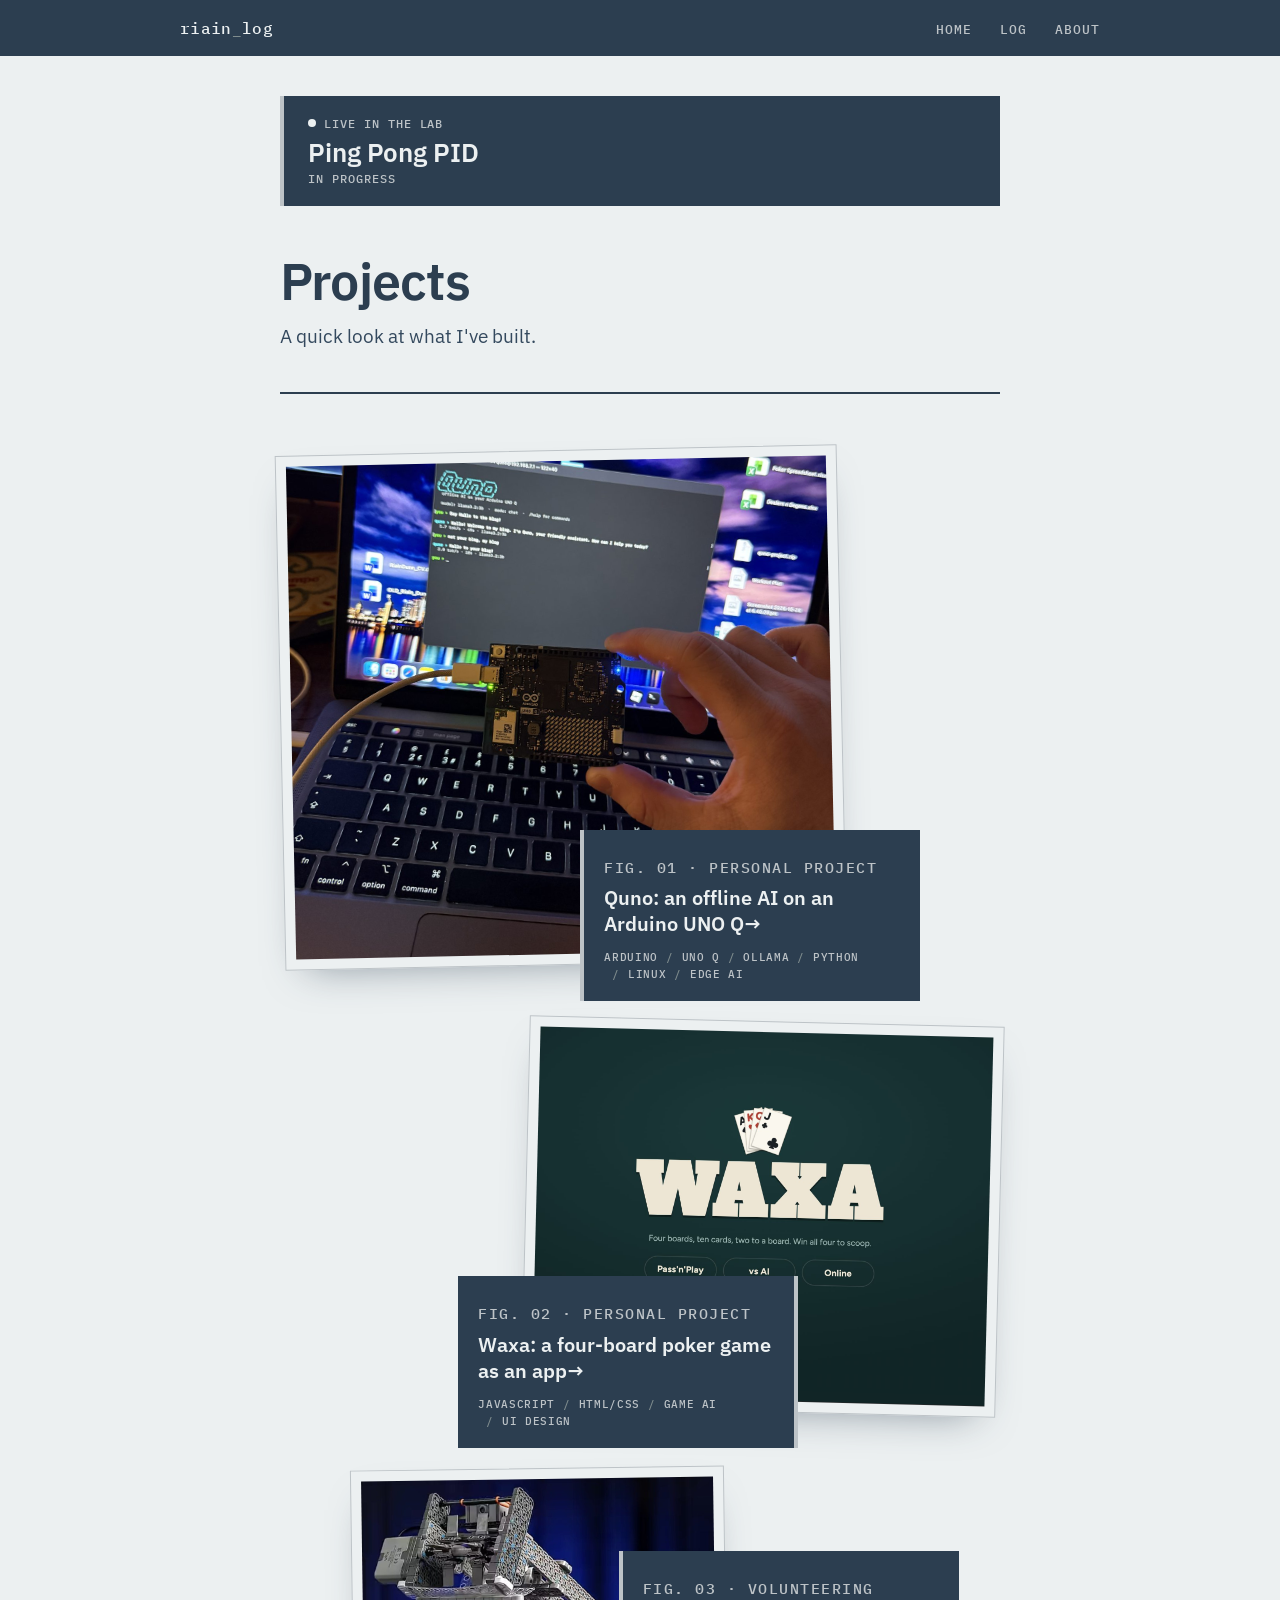
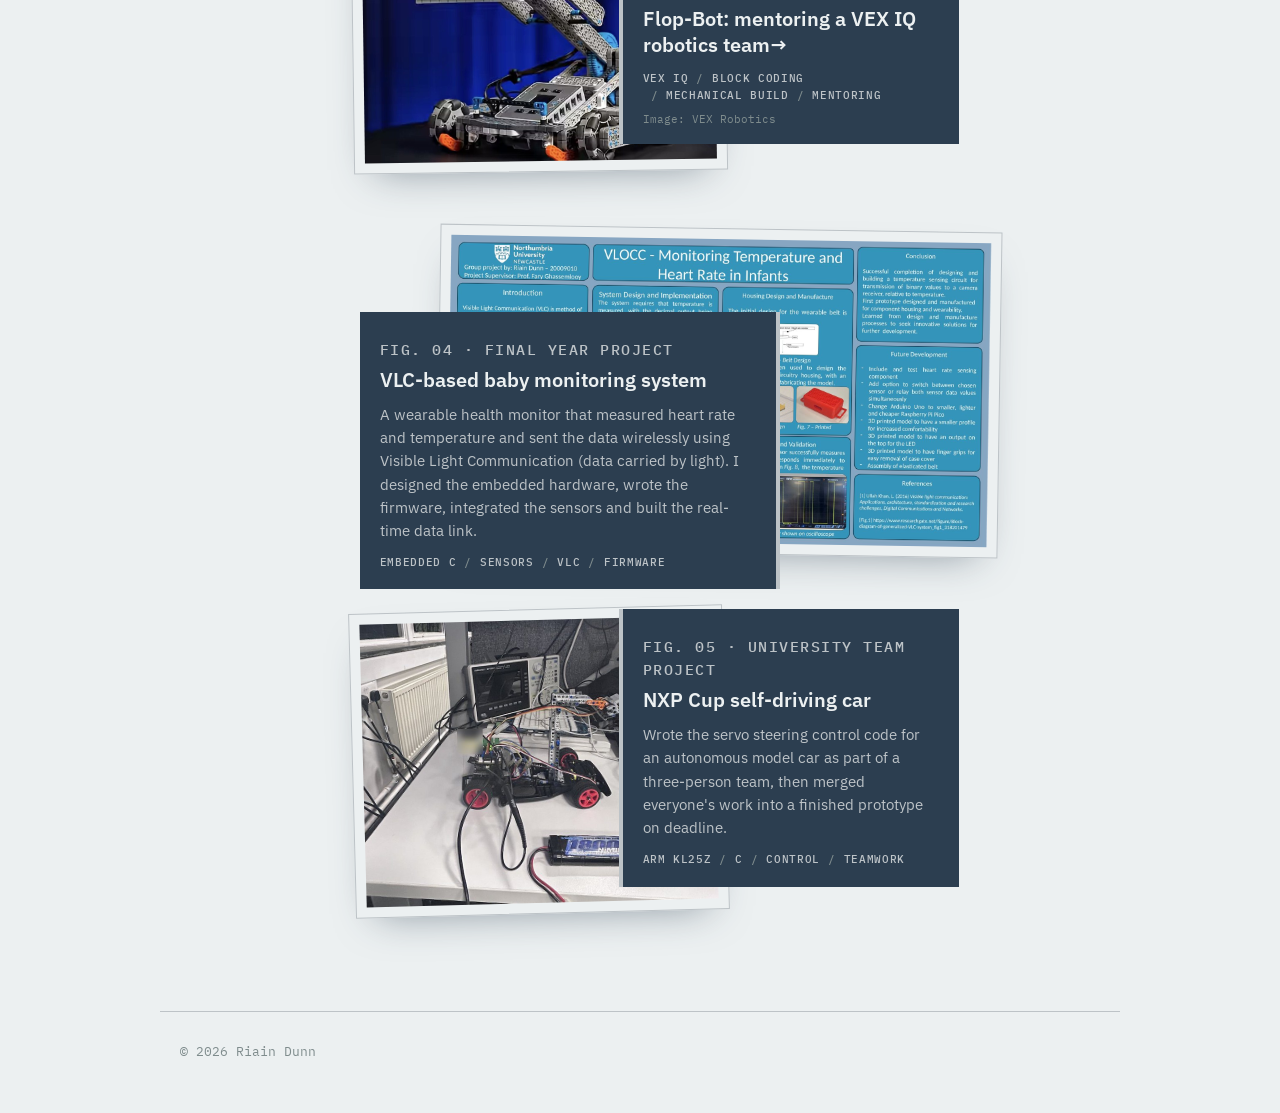
<file: index.html>
<!doctype html>
<html lang="en">
<head>
  <meta charset="utf-8">
  <meta name="viewport" content="width=device-width, initial-scale=1">
  <title>Riain Dunn</title>
  <meta name="description" content="Projects by Riain Dunn: embedded systems, electronics and on-device AI.">
  <link rel="preconnect" href="https://fonts.googleapis.com">
  <link rel="preconnect" href="https://fonts.gstatic.com" crossorigin>
  <link href="https://fonts.googleapis.com/css2?family=IBM+Plex+Mono:wght@400;500&family=IBM+Plex+Sans:wght@400;500;600&display=swap" rel="stylesheet">
  <link rel="stylesheet" href="style.css">
</head>
<body>
  <header class="nav">
    <div class="wrap nav-inner">
      <a href="index.html" class="logo">riain<span>_</span>log</a>
      <nav>
        <a href="index.html">Home</a>
        <a href="log.html">Log</a>
        <a href="about.html">About</a>
      </nav>
    </div>
  </header>

  <main class="wrap log">
    <section class="live-lab" aria-label="Live in the lab">
      <p class="live-label"><span class="live-dot" aria-hidden="true"></span>Live in the lab</p>
      <h2>Ping Pong PID</h2>
      <p class="live-status">In progress</p>
    </section>

    <section class="log-head">
      <h1>Projects</h1>
      <p class="lead">A quick look at what I've built.</p>
    </section>

    <section class="collage">
      <div class="c-track">
      <figure class="c-item c-big">
        <a class="c-img" href="log/quno.html"><img src="img/home/quno.jpg" width="1400" height="1279" alt="An Arduino UNO Q held up in front of a laptop running the Quno chat in a terminal"></a>
        <figcaption class="c-plate">
          <p class="c-label">Fig. 01 · Personal project</p>
          <h3><a href="log/quno.html">Quno: an offline AI on an Arduino UNO Q</a></h3>
          <p class="stack"><span>Arduino</span><span>UNO Q</span><span>Ollama</span><span>Python</span><span>Linux</span><span>Edge AI</span></p>
        </figcaption>
      </figure>
      <figure class="c-item ">
        <a class="c-img" href="log/waxa.html"><img src="img/home/waxa.jpg" width="1600" height="1302" alt="The Waxa title screen with buttons for Pass'n'Play, vs AI and Online"></a>
        <figcaption class="c-plate">
          <p class="c-label">Fig. 02 · Personal project</p>
          <h3><a href="log/waxa.html">Waxa: a four-board poker game as an app</a></h3>
          <p class="stack"><span>JavaScript</span><span>HTML/CSS</span><span>Game AI</span><span>UI design</span></p>
        </figcaption>
      </figure>
      <figure class="c-item c-small">
        <a class="c-img" href="log/robotics-club.html"><img src="img/home/robotics.jpg" width="1150" height="921" alt="A VEX IQ robot with a lifting arm, photographed against a blue curtain"></a>
        <figcaption class="c-plate">
          <p class="c-label">Fig. 03 · Volunteering</p>
          <h3><a href="log/robotics-club.html">Flop-Bot: mentoring a VEX IQ robotics team</a></h3>
          <p class="stack"><span>VEX IQ</span><span>Block coding</span><span>Mechanical build</span><span>Mentoring</span></p>
          <p class="credit">Image: VEX Robotics</p>
        </figcaption>
      </figure>
      <figure class="c-item c-big">
        <div class="c-img"><img src="img/home/vlc.jpg" width="1600" height="900" alt="Project poster: VLOCC, monitoring temperature and heart rate in infants"></div>
        <figcaption class="c-plate c-wide">
          <p class="c-label">Fig. 04 · Final year project</p>
          <h3>VLC-based baby monitoring system</h3>
          <p>A wearable health monitor that measured heart rate and temperature and sent the data wirelessly using Visible Light Communication (data carried by light). I designed the embedded hardware, wrote the firmware, integrated the sensors and built the real-time data link.</p>
          <p class="stack"><span>Embedded C</span><span>Sensors</span><span>VLC</span><span>Firmware</span></p>
        </figcaption>
      </figure>
      <figure class="c-item c-small">
        <div class="c-img"><img src="img/home/nxp.jpg" width="824" height="662" alt="The NXP Cup model car on a lab bench, wired up next to a signal generator and a battery pack"></div>
        <figcaption class="c-plate">
          <p class="c-label">Fig. 05 · University team project</p>
          <h3>NXP Cup self-driving car</h3>
          <p>Wrote the servo steering control code for an autonomous model car as part of a three-person team, then merged everyone's work into a finished prototype on deadline.</p>
          <p class="stack"><span>ARM KL25Z</span><span>C</span><span>Control</span><span>Teamwork</span></p>
        </figcaption>
      </figure>
      </div>
      <div class="carousel-nav c-nav">
        <button type="button" class="btn" data-dir="-1" aria-label="Previous project">←</button>
        <button type="button" class="btn" data-dir="1" aria-label="Next project">→</button>
        <div class="c-dots" aria-hidden="true"></div>
      </div>
    </section>
  </main>

  <footer class="wrap foot">
    <p>© 2026 Riain Dunn</p>
  </footer>
  <script>
    (function () {
      var c = document.querySelector('.collage');
      if (!c) return;
      var track = c.querySelector('.c-track');
      var items = track.querySelectorAll('.c-item');
      var dots = c.querySelector('.c-dots');
      var phone = window.matchMedia('(max-width: 760px)');
      var still = window.matchMedia('(prefers-reduced-motion: reduce)').matches;
      var timer;
      items.forEach(function () { dots.appendChild(document.createElement('span')); });
      function current() {
        var mid = track.scrollLeft + track.clientWidth / 2, best = 0, d = 1e9;
        items.forEach(function (it, k) {
          var dd = Math.abs(it.offsetLeft + it.offsetWidth / 2 - mid);
          if (dd < d) { d = dd; best = k; }
        });
        return best;
      }
      function go(n) {
        n = (n + items.length) % items.length;
        var it = items[n];
        track.scrollTo({ left: it.offsetLeft - (track.clientWidth - it.offsetWidth) / 2 });
      }
      function mark() {
        var k = current();
        dots.querySelectorAll('span').forEach(function (d, j) { d.classList.toggle('on', j === k); });
      }
      function start() { clearInterval(timer); if (phone.matches && !still) timer = setInterval(function () { go(current() + 1); }, 5000); }
      c.querySelectorAll('[data-dir]').forEach(function (b) {
        b.addEventListener('click', function () { go(current() + Number(b.dataset.dir)); start(); });
      });
      track.addEventListener('scroll', mark, { passive: true });
      track.addEventListener('touchstart', function () { clearInterval(timer); }, { passive: true });
      track.addEventListener('touchend', start, { passive: true });
      if (phone.addEventListener) phone.addEventListener('change', start);
      mark(); start();
    })();
  </script>
</body>
</html>
</file>
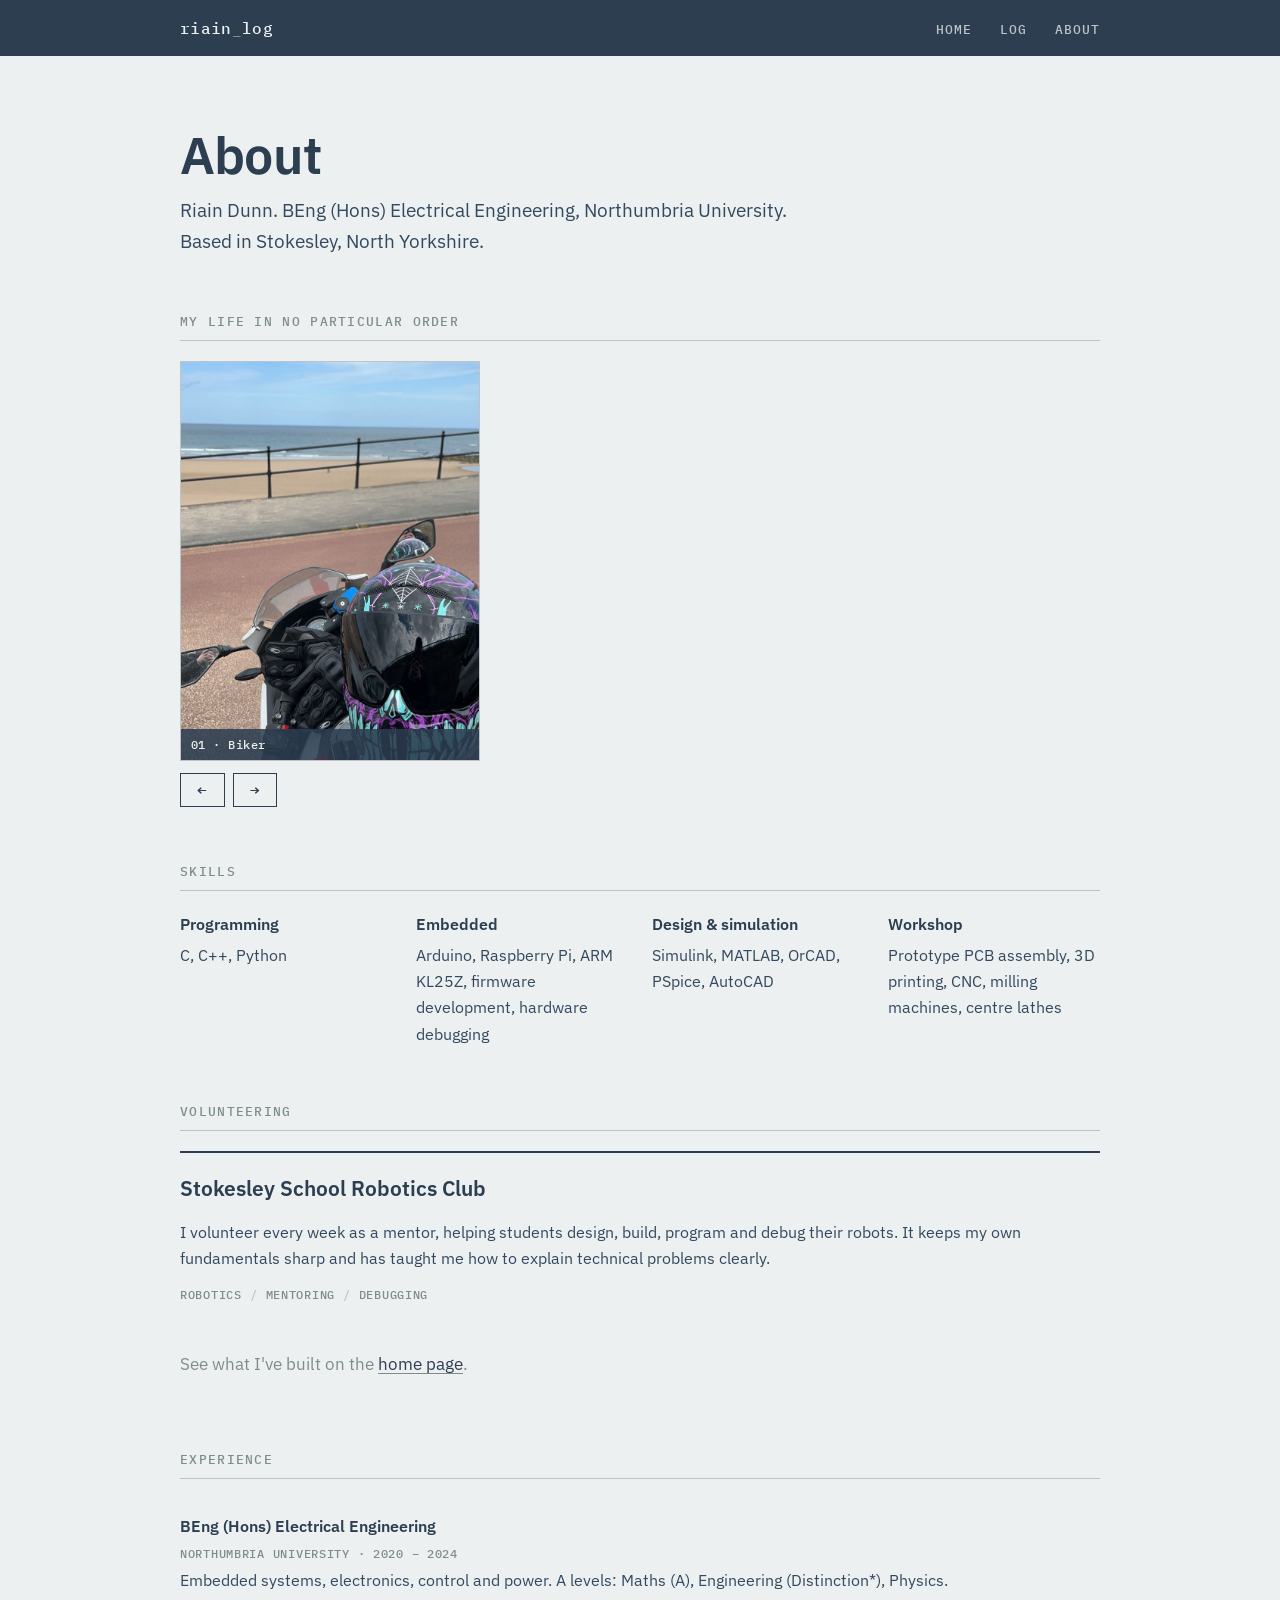
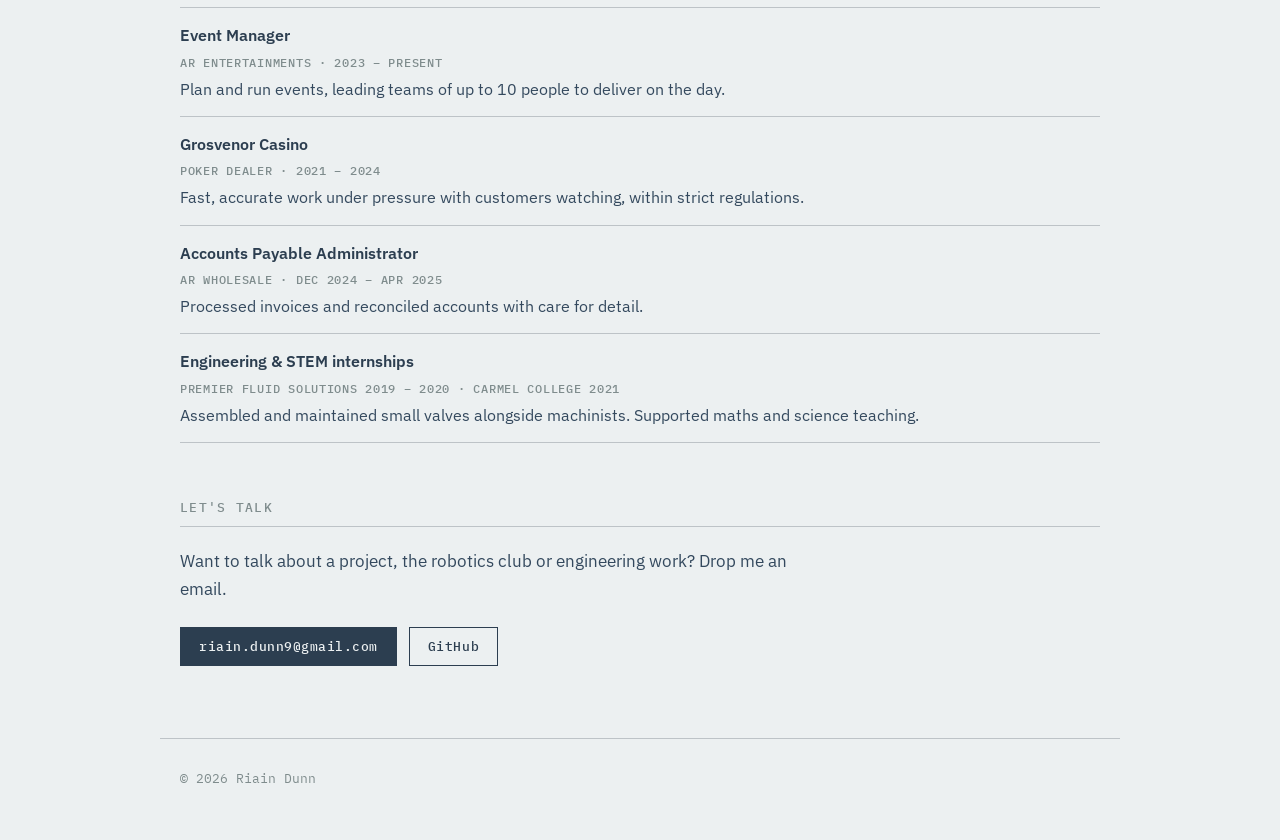
<file: about.html>
<!doctype html>
<html lang="en">
<head>
  <meta charset="utf-8">
  <meta name="viewport" content="width=device-width, initial-scale=1">
  <title>About | Riain Dunn</title>
  <meta name="description" content="Riain Dunn: Electrical Engineering graduate (BEng Hons, Northumbria) working on embedded systems, firmware and on-device AI. Based in Stokesley, North Yorkshire.">
  <link rel="preconnect" href="https://fonts.googleapis.com">
  <link rel="preconnect" href="https://fonts.gstatic.com" crossorigin>
  <link href="https://fonts.googleapis.com/css2?family=IBM+Plex+Mono:wght@400;500&family=IBM+Plex+Sans:wght@400;500;600&display=swap" rel="stylesheet">
  <link rel="stylesheet" href="style.css">
</head>
<body>
  <header class="nav">
    <div class="wrap nav-inner">
      <a href="index.html" class="logo">riain<span>_</span>log</a>
      <nav>
        <a href="index.html">Home</a>
        <a href="log.html">Log</a>
        <a href="about.html">About</a>
      </nav>
    </div>
  </header>

  <main>
    <section class="wrap log-head">
      <h1>About</h1>
      <p class="lead">Riain Dunn. BEng (Hons) Electrical Engineering, Northumbria University. Based in Stokesley, North Yorkshire.</p>
    </section>

    <section id="life" class="wrap">
      <h2>My life in no particular order</h2>
      <div class="carousel">
        <div class="track" aria-label="My life in no particular order" aria-live="polite">
        <figure class="slide active"><img src="img/life/01-motorbike.jpg" alt="Motorbike parked on the seafront with my helmet and gloves" width="787" height="1400"><figcaption>01 · Biker</figcaption></figure>
        <figure class="slide"><img src="img/life/02-cricket-bat.jpg" alt="My cricket bat and pads at the pavilion" width="787" height="1400"><figcaption>02 · Summer cricketer</figcaption></figure>
        <figure class="slide"><img src="img/life/03-cricket-nets.jpg" alt="Batting in the indoor nets" width="891" height="1400"><figcaption>03 · Winter cricketer</figcaption></figure>
        <figure class="slide"><img src="img/life/04-golf.jpg" alt="Teeing off on a clifftop golf course by the sea" width="1050" height="1400"><figcaption>04 · Mid handicapper</figcaption></figure>
        <figure class="slide"><img src="img/life/05-mascot.jpg" alt="Getting a hug from a football mascot" width="763" height="1400"><figcaption>05 · Schooling Roary for charity</figcaption></figure>
        <figure class="slide"><img src="img/life/06-poker.jpg" alt="At the poker table with my chips and cards" width="1050" height="1400"><figcaption>06 · Tournament crusher</figcaption></figure>
        <figure class="slide"><img src="img/life/07-karaoke.jpg" alt="Karaoke with a friend" width="770" height="1400"><figcaption>07 · Karaoke pro (not)</figcaption></figure>
        <figure class="slide"><img src="img/life/08-tank.jpg" alt="Standing next to a tank at a museum" width="1050" height="1400"><figcaption>08 · King Tiger</figcaption></figure>
        <figure class="slide"><img src="img/life/09-holiday.jpg" alt="Holiday selfie in my club jersey" width="787" height="1400"><figcaption>09 · Athenry jersey and a daiquiri 🤙🏻</figcaption></figure>
        <figure class="slide"><img src="img/life/10-pokemon.jpg" alt="Holding up a gold Pokémon card" width="787" height="1400"><figcaption>10 · Pokémon collecting</figcaption></figure>
        <figure class="slide"><img src="img/life/11-grill.jpg" alt="Sitting by the barbecue in the garden" width="1050" height="1400"><figcaption>11 · Grillmaster</figcaption></figure>
        <figure class="slide"><img src="img/life/12-chess.jpg" alt="Playing chess at the kitchen table" width="1206" height="888" style="object-position: 25% 50%"><figcaption>12 · Grandmaster</figcaption></figure>
        <figure class="slide"><img src="img/life/13-wolf.jpg" alt="My investing dashboard open on my laptop" width="1050" height="1400"><figcaption>13 · Wolf of Wall Street</figcaption></figure>
        </div>
        <div class="carousel-nav">
          <button type="button" class="btn" data-dir="-1" aria-label="Previous photo">←</button>
          <button type="button" class="btn" data-dir="1" aria-label="Next photo">→</button>
        </div>
      </div>
    </section>

    <section id="skills" class="wrap">
      <h2>Skills</h2>
      <div class="skills">
        <div><h4>Programming</h4><p>C, C++, Python</p></div>
        <div><h4>Embedded</h4><p>Arduino, Raspberry Pi, ARM KL25Z, firmware development, hardware debugging</p></div>
        <div><h4>Design &amp; simulation</h4><p>Simulink, MATLAB, OrCAD, PSpice, AutoCAD</p></div>
        <div><h4>Workshop</h4><p>Prototype PCB assembly, 3D printing, CNC, milling machines, centre lathes</p></div>
      </div>
    </section>

    <section id="volunteering" class="wrap">
      <h2>Volunteering</h2>
      <article class="card">
        <h3>Stokesley School Robotics Club</h3>
        <p>I volunteer every week as a mentor, helping students design, build, program and debug their robots. It keeps my own fundamentals sharp and has taught me how to explain technical problems clearly.</p>
        <p class="stack"><span>Robotics</span><span>Mentoring</span><span>Debugging</span></p>
      </article>
      <p class="more-line">See what I've built on the <a href="index.html">home page</a>.</p>
    </section>

    <section id="experience" class="wrap">
      <h2>Experience</h2>
      <ol class="timeline">
        <li>
          <h4>BEng (Hons) Electrical Engineering</h4>
          <p class="when">Northumbria University · 2020 – 2024</p>
          <p>Embedded systems, electronics, control and power. A levels: Maths (A), Engineering (Distinction*), Physics.</p>
        </li>
        <li>
          <h4>Event Manager</h4>
          <p class="when">AR Entertainments · 2023 – present</p>
          <p>Plan and run events, leading teams of up to 10 people to deliver on the day.</p>
        </li>
        <li>
          <h4>Grosvenor Casino</h4>
          <p class="when">Poker Dealer · 2021 – 2024</p>
          <p>Fast, accurate work under pressure with customers watching, within strict regulations.</p>
        </li>
        <li>
          <h4>Accounts Payable Administrator</h4>
          <p class="when">AR Wholesale · Dec 2024 – Apr 2025</p>
          <p>Processed invoices and reconciled accounts with care for detail.</p>
        </li>
        <li>
          <h4>Engineering &amp; STEM internships</h4>
          <p class="when">Premier Fluid Solutions 2019 – 2020 · Carmel College 2021</p>
          <p>Assembled and maintained small valves alongside machinists. Supported maths and science teaching.</p>
        </li>
      </ol>
    </section>

    <section id="contact" class="wrap contact">
      <h2>Let's talk</h2>
      <p>Want to talk about a project, the robotics club or engineering work? Drop me an email.</p>
      <div class="cta">
        <a class="btn primary" href="mailto:riain.dunn9@gmail.com">riain.dunn9@gmail.com</a>
        <a class="btn" href="https://github.com/Apollo-490110">GitHub</a>
      </div>
    </section>
  </main>


  <footer class="wrap foot">
    <p>© 2026 Riain Dunn</p>
  </footer>
  <script>
    document.querySelectorAll('.carousel').forEach(function (c) {
      var slides = c.querySelectorAll('.slide');
      var i = 0, timer;
      var still = window.matchMedia('(prefers-reduced-motion: reduce)').matches;
      function show(n) {
        slides[i].classList.remove('active');
        i = (n + slides.length) % slides.length;
        slides[i].classList.add('active');
      }
      function start() { if (!still) timer = setInterval(function () { show(i + 1); }, 4000); }
      function restart() { clearInterval(timer); start(); }
      c.querySelectorAll('[data-dir]').forEach(function (b) {
        b.addEventListener('click', function () { show(i + Number(b.dataset.dir)); restart(); });
      });
      c.addEventListener('mouseenter', function () { clearInterval(timer); });
      c.addEventListener('mouseleave', restart);
      start();
    });
  </script>
</body>
</html>
</file>
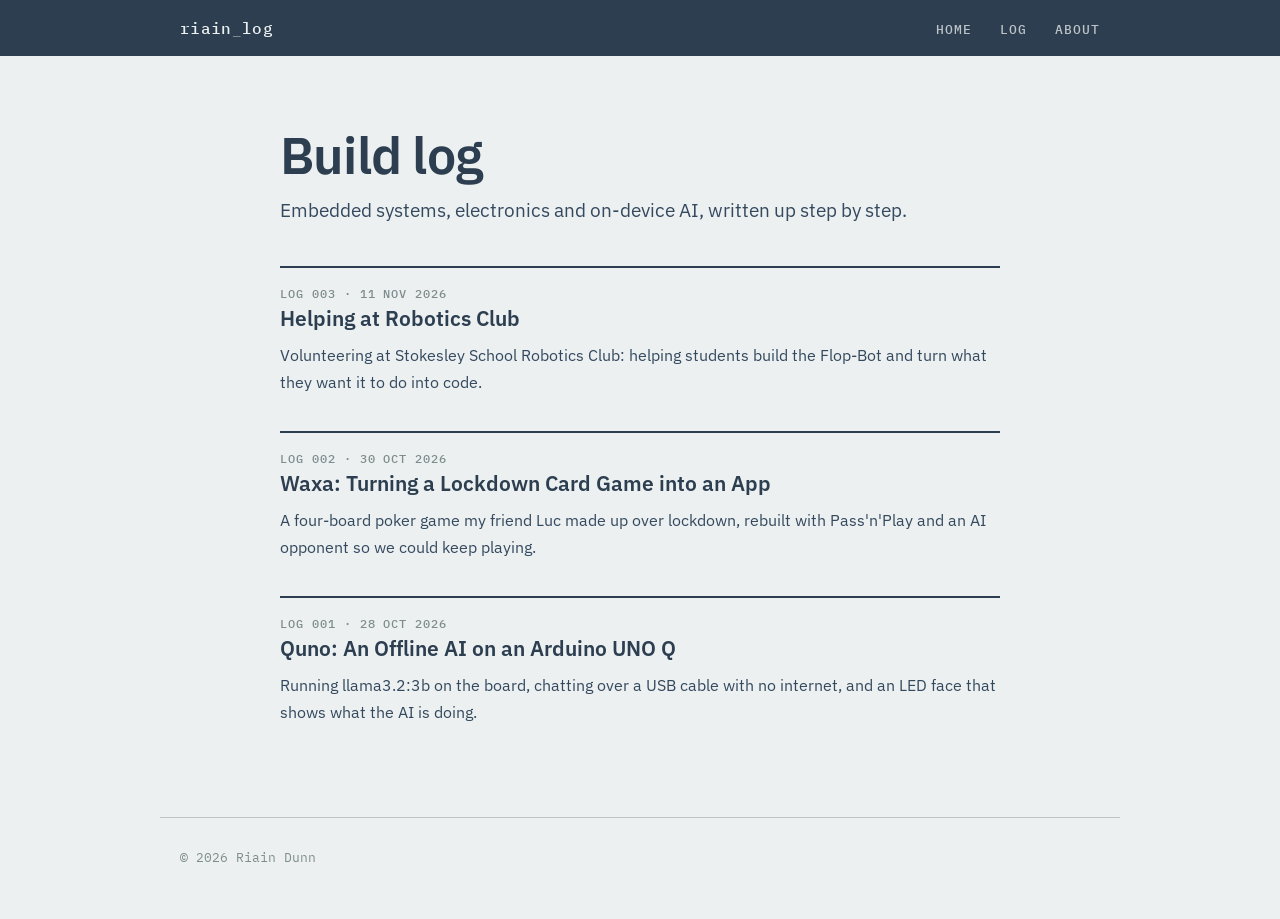
<file: log.html>
<!doctype html>
<html lang="en">
<head>
  <meta charset="utf-8">
  <meta name="viewport" content="width=device-width, initial-scale=1">
  <title>Riain Dunn | Build log</title>
  <meta name="description" content="Build log by Riain Dunn: embedded systems, electronics and on-device AI projects, step by step.">
  <link rel="preconnect" href="https://fonts.googleapis.com">
  <link rel="preconnect" href="https://fonts.gstatic.com" crossorigin>
  <link href="https://fonts.googleapis.com/css2?family=IBM+Plex+Mono:wght@400;500&family=IBM+Plex+Sans:wght@400;500;600&display=swap" rel="stylesheet">
  <link rel="stylesheet" href="style.css">
</head>
<body>
  <header class="nav">
    <div class="wrap nav-inner">
      <a href="index.html" class="logo">riain<span>_</span>log</a>
      <nav>
        <a href="index.html">Home</a>
        <a href="log.html">Log</a>
        <a href="about.html">About</a>
      </nav>
    </div>
  </header>

  <main class="wrap log">
    <section class="log-head">
      <h1>Build log</h1>
      <p class="lead">Embedded systems, electronics and on-device AI, written up step by step.</p>
    </section>

    <section class="entries">
      <a class="post-link" href="log/robotics-club.html">
        <p class="when">Log 003 · 11 Nov 2026</p>
        <h3>Helping at Robotics Club</h3>
        <p>Volunteering at Stokesley School Robotics Club: helping students build the Flop-Bot and turn what they want it to do into code.</p>
      </a>
      <a class="post-link" href="log/waxa.html">
        <p class="when">Log 002 · 30 Oct 2026</p>
        <h3>Waxa: Turning a Lockdown Card Game into an App</h3>
        <p>A four-board poker game my friend Luc made up over lockdown, rebuilt with Pass'n'Play and an AI opponent so we could keep playing.</p>
      </a>
      <a class="post-link" href="log/quno.html">
        <p class="when">Log 001 · 28 Oct 2026</p>
        <h3>Quno: An Offline AI on an Arduino UNO Q</h3>
        <p>Running llama3.2:3b on the board, chatting over a USB cable with no internet, and an LED face that shows what the AI is doing.</p>
      </a>
    </section>
  </main>


  <footer class="wrap foot">
    <p>© 2026 Riain Dunn</p>
  </footer>
</body>
</html>
</file>
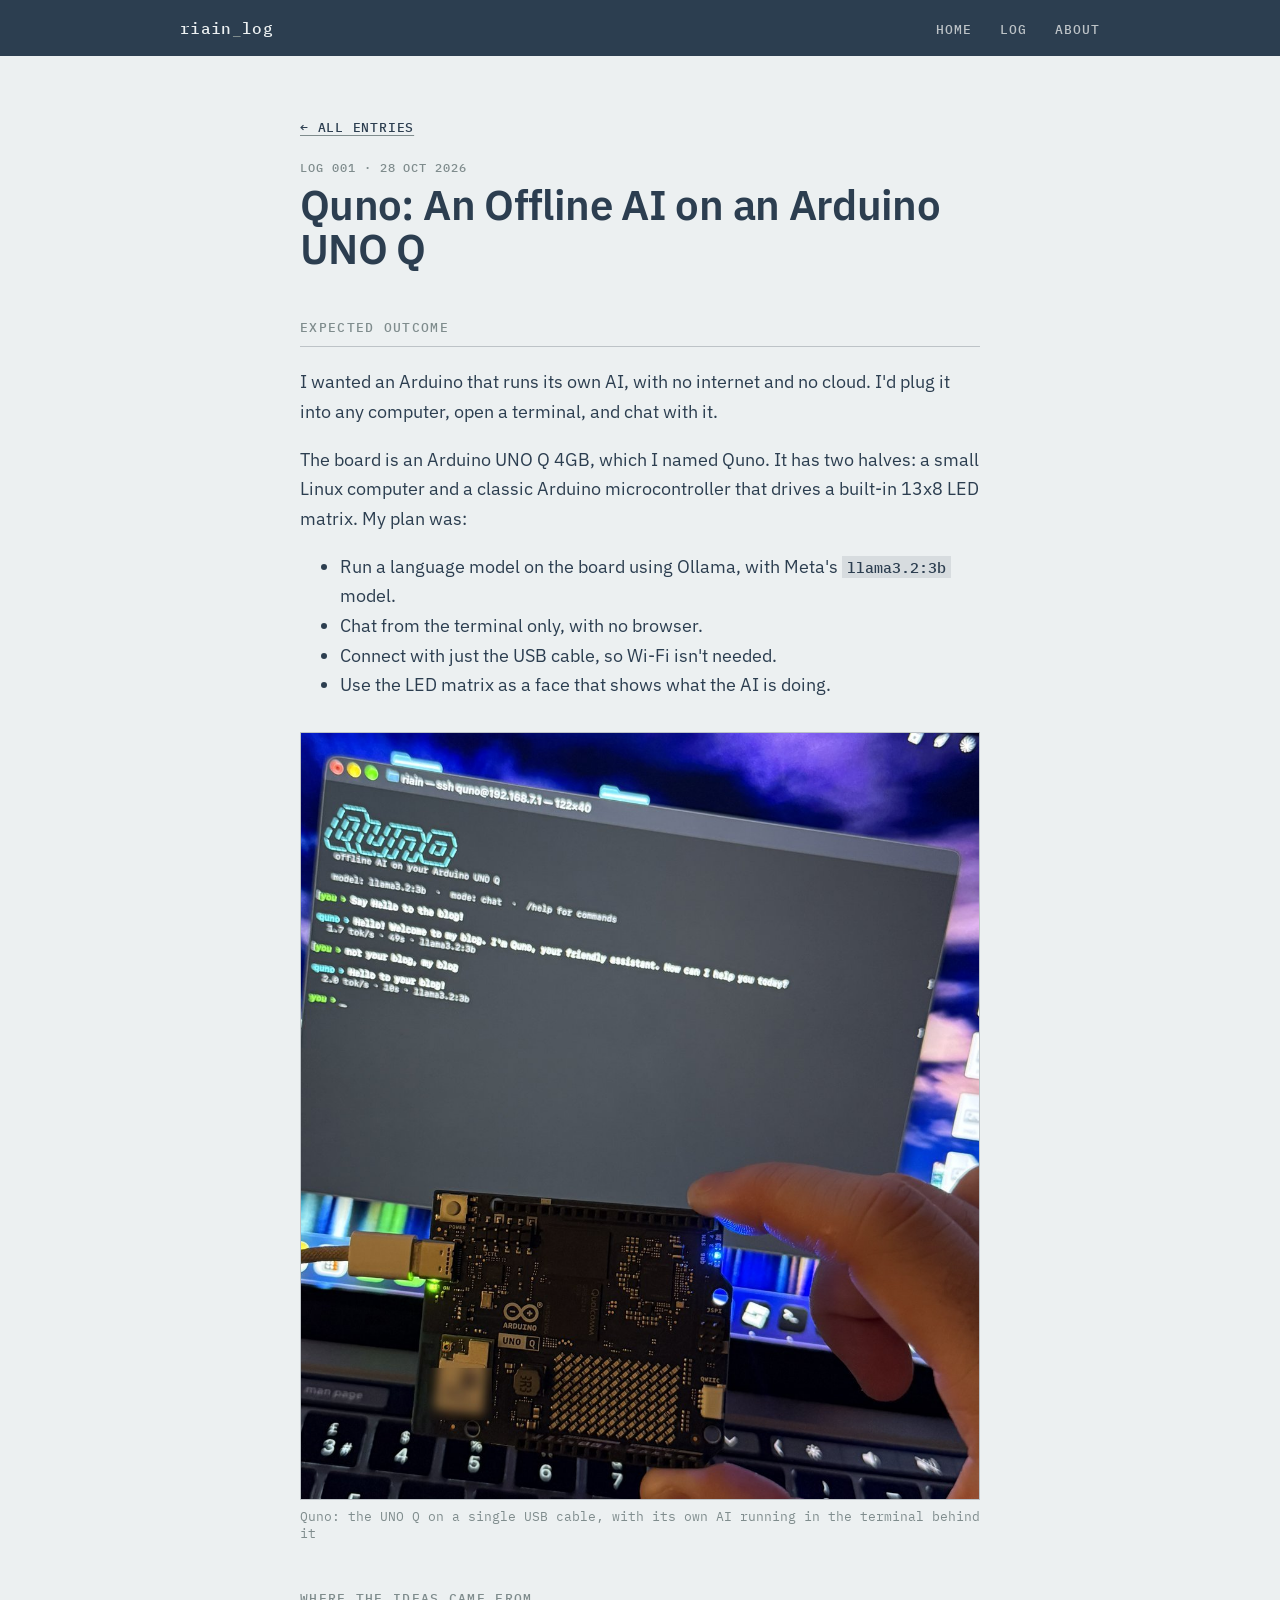
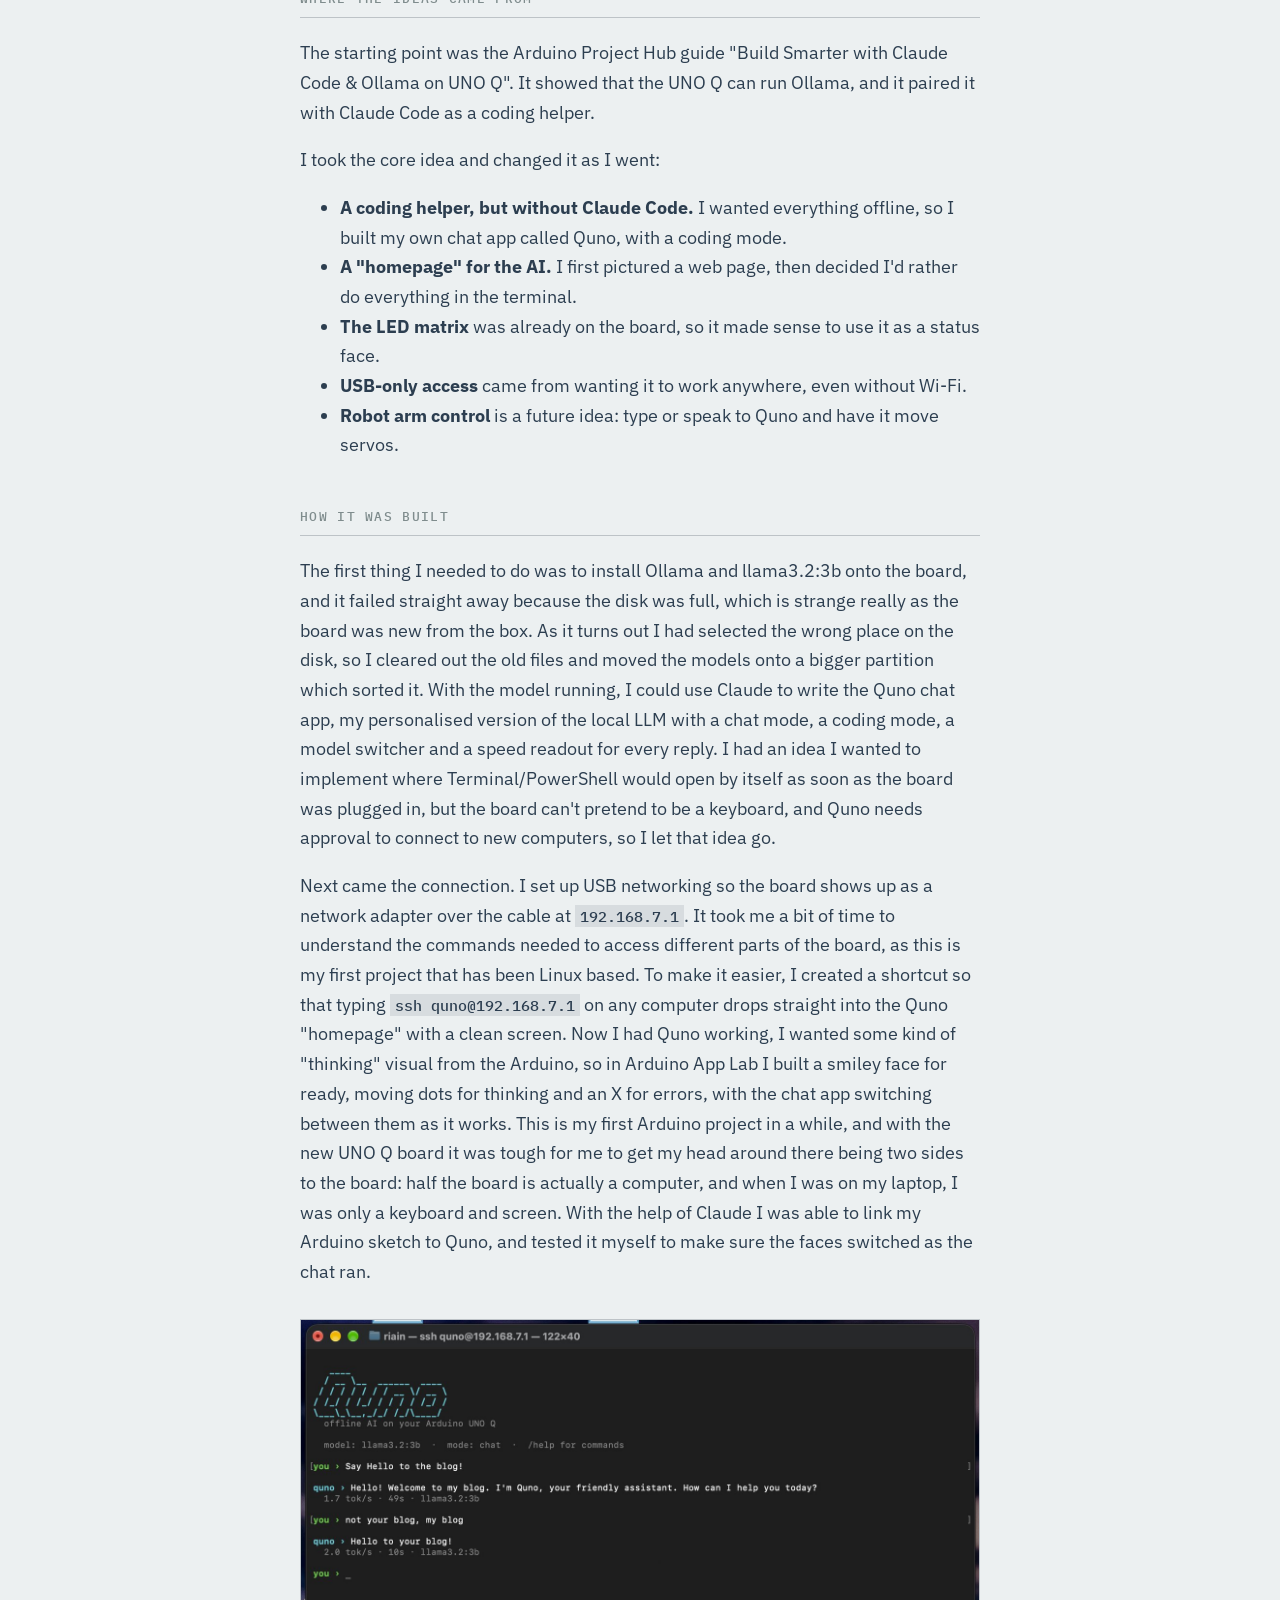
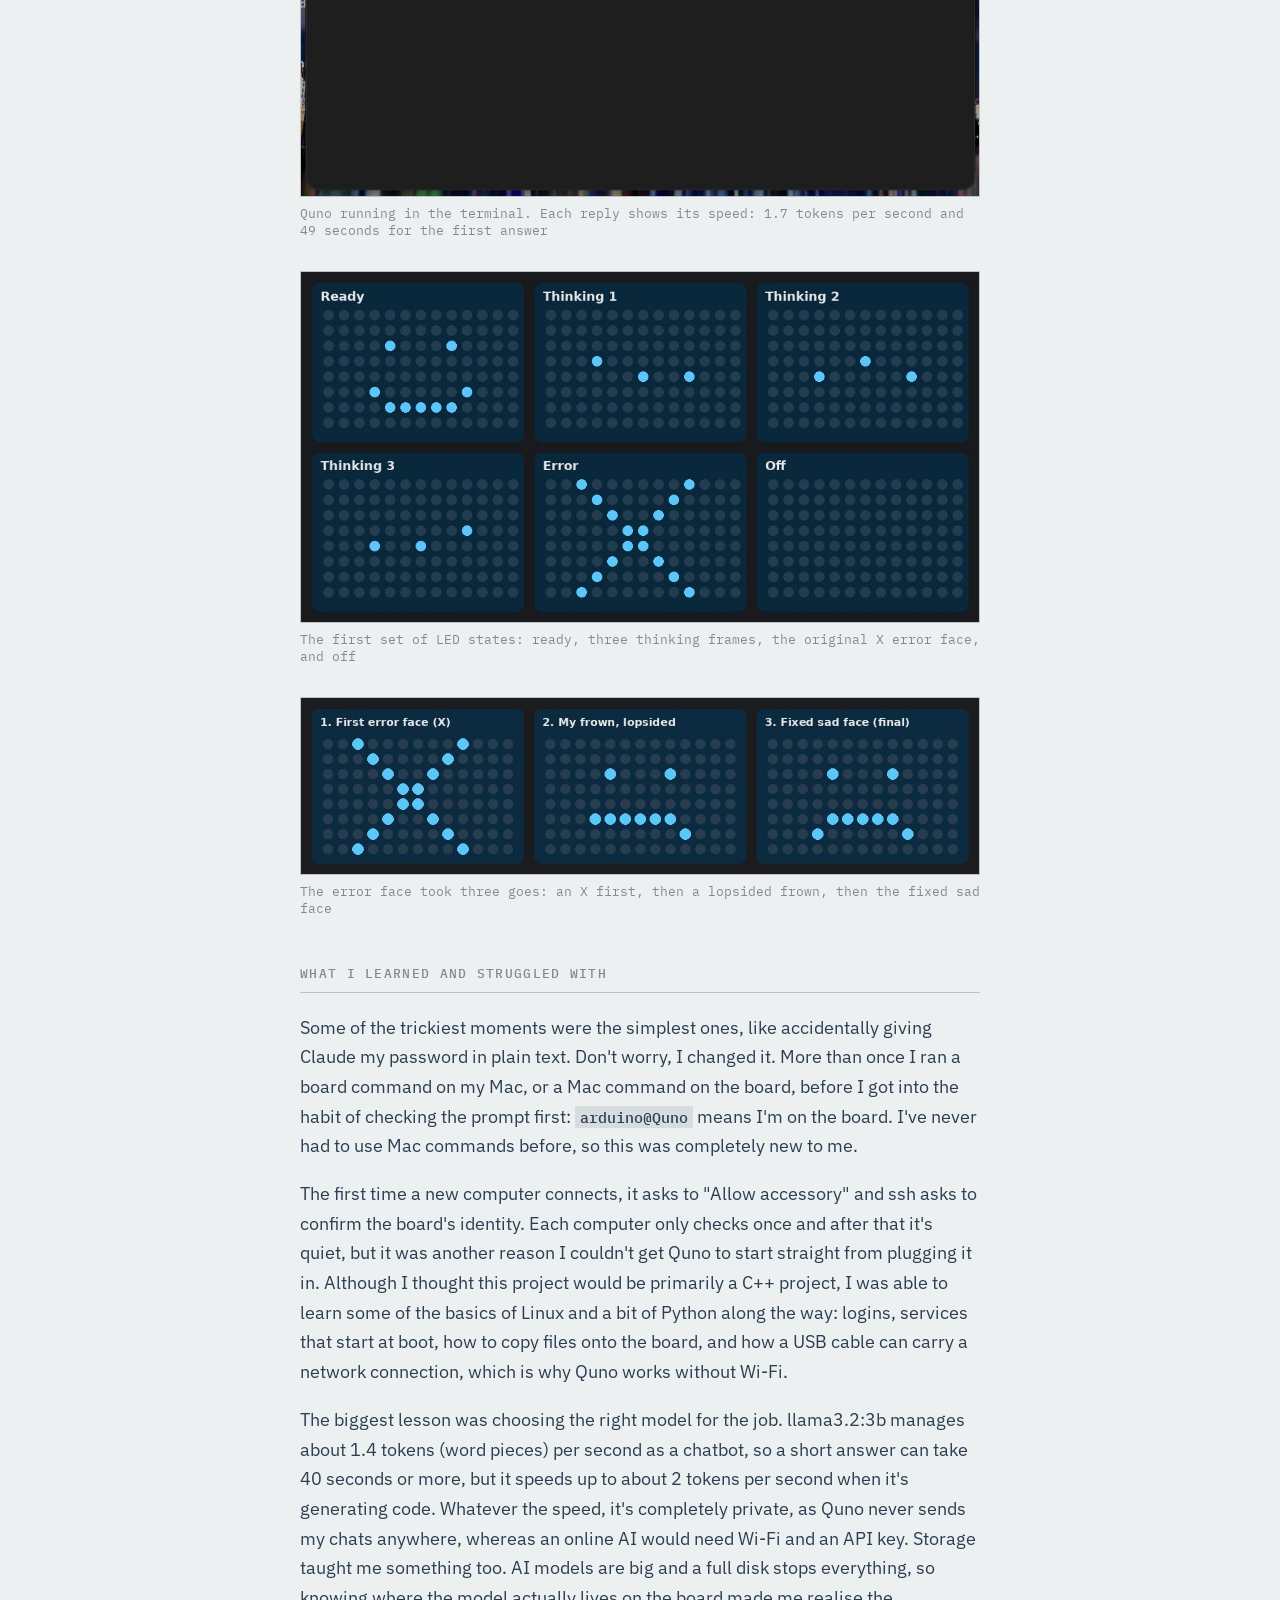
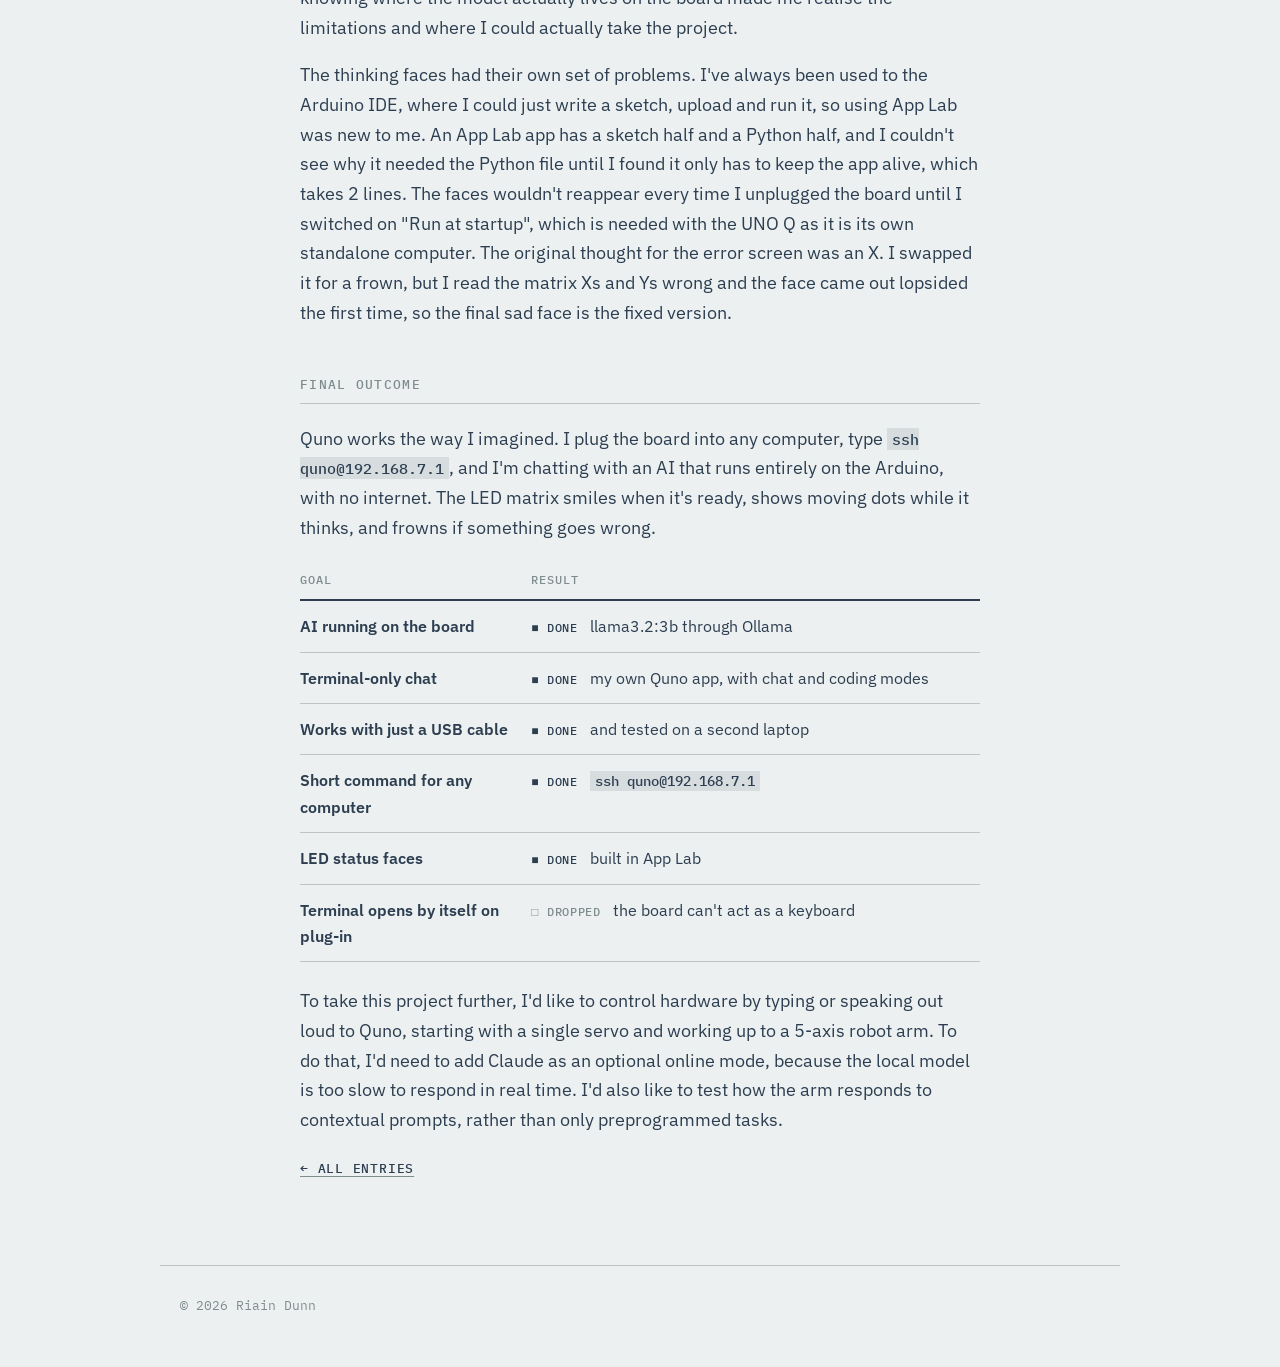
<file: log/quno.html>
<!doctype html>
<html lang="en">
<head>
  <meta charset="utf-8">
  <meta name="viewport" content="width=device-width, initial-scale=1">
  <title>Quno: An Offline AI on an Arduino UNO Q | Riain Dunn</title>
  <meta name="description" content="Running llama3.2:3b with Ollama on an Arduino UNO Q, chatting over a USB cable with no internet, and using the LED matrix as a status face.">
  <link rel="preconnect" href="https://fonts.googleapis.com">
  <link rel="preconnect" href="https://fonts.gstatic.com" crossorigin>
  <link href="https://fonts.googleapis.com/css2?family=IBM+Plex+Mono:wght@400;500&family=IBM+Plex+Sans:wght@400;500;600&display=swap" rel="stylesheet">
  <link rel="stylesheet" href="../style.css">
</head>
<body>
  <header class="nav">
    <div class="wrap nav-inner">
      <a href="../index.html" class="logo">riain<span>_</span>log</a>
      <nav>
        <a href="../index.html">Home</a>
        <a href="../log.html">Log</a>
        <a href="../about.html">About</a>
      </nav>
    </div>
  </header>

  <main class="wrap post">
    <a class="back" href="../log.html">← All entries</a>
    <p class="when">Log 001 · 28 Oct 2026</p>
    <h1>Quno: An Offline AI on an Arduino UNO Q</h1>

    <h2>Expected outcome</h2>
    <p>I wanted an Arduino that runs its own AI, with no internet and no cloud. I'd plug it into any computer, open a terminal, and chat with it.</p>
    <p>The board is an Arduino UNO Q 4GB, which I named Quno. It has two halves: a small Linux computer and a classic Arduino microcontroller that drives a built-in 13x8 LED matrix. My plan was:</p>
    <ul>
      <li>Run a language model on the board using Ollama, with Meta's <code>llama3.2:3b</code> model.</li>
      <li>Chat from the terminal only, with no browser.</li>
      <li>Connect with just the USB cable, so Wi-Fi isn't needed.</li>
      <li>Use the LED matrix as a face that shows what the AI is doing.</li>
    </ul>
    <figure class="photo"><img src="img/quno-setup.jpg" width="1100" height="1243" alt="The Arduino UNO Q plugged into a MacBook by USB, with the Quno chat open in the terminal behind it"><figcaption>Quno: the UNO Q on a single USB cable, with its own AI running in the terminal behind it</figcaption></figure>

    <h2>Where the ideas came from</h2>
    <p>The starting point was the Arduino Project Hub guide "Build Smarter with Claude Code &amp; Ollama on UNO Q". It showed that the UNO Q can run Ollama, and it paired it with Claude Code as a coding helper.</p>
    <p>I took the core idea and changed it as I went:</p>
    <ul>
      <li><strong>A coding helper, but without Claude Code.</strong> I wanted everything offline, so I built my own chat app called Quno, with a coding mode.</li>
      <li><strong>A "homepage" for the AI.</strong> I first pictured a web page, then decided I'd rather do everything in the terminal.</li>
      <li><strong>The LED matrix</strong> was already on the board, so it made sense to use it as a status face.</li>
      <li><strong>USB-only access</strong> came from wanting it to work anywhere, even without Wi-Fi.</li>
      <li><strong>Robot arm control</strong> is a future idea: type or speak to Quno and have it move servos.</li>
    </ul>

    <h2>How it was built</h2>
    <p>The first thing I needed to do was to install Ollama and llama3.2:3b onto the board, and it failed straight away because the disk was full, which is strange really as the board was new from the box. As it turns out I had selected the wrong place on the disk, so I cleared out the old files and moved the models onto a bigger partition which sorted it. With the model running, I could use Claude to write the Quno chat app, my personalised version of the local LLM with a chat mode, a coding mode, a model switcher and a speed readout for every reply. I had an idea I wanted to implement where Terminal/PowerShell would open by itself as soon as the board was plugged in, but the board can't pretend to be a keyboard, and Quno needs approval to connect to new computers, so I let that idea go.</p>
    <p>Next came the connection. I set up USB networking so the board shows up as a network adapter over the cable at <code>192.168.7.1</code>. It took me a bit of time to understand the commands needed to access different parts of the board, as this is my first project that has been Linux based. To make it easier, I created a shortcut so that typing <code>ssh quno@192.168.7.1</code> on any computer drops straight into the Quno "homepage" with a clean screen. Now I had Quno working, I wanted some kind of "thinking" visual from the Arduino, so in Arduino App Lab I built a smiley face for ready, moving dots for thinking and an X for errors, with the chat app switching between them as it works. This is my first Arduino project in a while, and with the new UNO Q board it was tough for me to get my head around there being two sides to the board: half the board is actually a computer, and when I was on my laptop, I was only a keyboard and screen. With the help of Claude I was able to link my Arduino sketch to Quno, and tested it myself to make sure the faces switched as the chat ran.</p>
    <figure class="photo"><img src="img/quno-terminal.jpg" width="1400" height="984" alt="Terminal showing the Quno banner and a short chat with llama3.2:3b"><figcaption>Quno running in the terminal. Each reply shows its speed: 1.7 tokens per second and 49 seconds for the first answer</figcaption></figure>
    <figure class="photo"><img src="img/led-states.jpg" width="970" height="500" alt="Six 13x8 LED matrix patterns: ready, three thinking frames, error and off"><figcaption>The first set of LED states: ready, three thinking frames, the original X error face, and off</figcaption></figure>
    <figure class="photo"><img src="img/error-face-versions.jpg" width="994" height="258" alt="Three versions of the error face: an X, a lopsided frown, and the fixed sad face"><figcaption>The error face took three goes: an X first, then a lopsided frown, then the fixed sad face</figcaption></figure>

    <h2>What I learned and struggled with</h2>
    <p>Some of the trickiest moments were the simplest ones, like accidentally giving Claude my password in plain text. Don't worry, I changed it. More than once I ran a board command on my Mac, or a Mac command on the board, before I got into the habit of checking the prompt first: <code>arduino@Quno</code> means I'm on the board. I've never had to use Mac commands before, so this was completely new to me.</p>
    <p>The first time a new computer connects, it asks to "Allow accessory" and ssh asks to confirm the board's identity. Each computer only checks once and after that it's quiet, but it was another reason I couldn't get Quno to start straight from plugging it in. Although I thought this project would be primarily a C++ project, I was able to learn some of the basics of Linux and a bit of Python along the way: logins, services that start at boot, how to copy files onto the board, and how a USB cable can carry a network connection, which is why Quno works without Wi-Fi.</p>
    <p>The biggest lesson was choosing the right model for the job. llama3.2:3b manages about 1.4 tokens (word pieces) per second as a chatbot, so a short answer can take 40 seconds or more, but it speeds up to about 2 tokens per second when it's generating code. Whatever the speed, it's completely private, as Quno never sends my chats anywhere, whereas an online AI would need Wi-Fi and an API key. Storage taught me something too. AI models are big and a full disk stops everything, so knowing where the model actually lives on the board made me realise the limitations and where I could actually take the project.</p>
    <p>The thinking faces had their own set of problems. I've always been used to the Arduino IDE, where I could just write a sketch, upload and run it, so using App Lab was new to me. An App Lab app has a sketch half and a Python half, and I couldn't see why it needed the Python file until I found it only has to keep the app alive, which takes 2 lines. The faces wouldn't reappear every time I unplugged the board until I switched on "Run at startup", which is needed with the UNO Q as it is its own standalone computer. The original thought for the error screen was an X. I swapped it for a frown, but I read the matrix Xs and Ys wrong and the face came out lopsided the first time, so the final sad face is the fixed version.</p>

    <h2>Final outcome</h2>
    <p>Quno works the way I imagined. I plug the board into any computer, type <code>ssh quno@192.168.7.1</code>, and I'm chatting with an AI that runs entirely on the Arduino, with no internet. The LED matrix smiles when it's ready, shows moving dots while it thinks, and frowns if something goes wrong.</p>
    <div class="table-wrap">
      <table>
        <thead><tr><th>Goal</th><th>Result</th></tr></thead>
        <tbody>
          <tr><td>AI running on the board</td><td><span class="ok">Done</span> llama3.2:3b through Ollama</td></tr>
          <tr><td>Terminal-only chat</td><td><span class="ok">Done</span> my own Quno app, with chat and coding modes</td></tr>
          <tr><td>Works with just a USB cable</td><td><span class="ok">Done</span> and tested on a second laptop</td></tr>
          <tr><td>Short command for any computer</td><td><span class="ok">Done</span> <code>ssh quno@192.168.7.1</code></td></tr>
          <tr><td>LED status faces</td><td><span class="ok">Done</span> built in App Lab</td></tr>
          <tr><td>Terminal opens by itself on plug-in</td><td><span class="no">Dropped</span> the board can't act as a keyboard</td></tr>
        </tbody>
      </table>
    </div>
    <p>To take this project further, I'd like to control hardware by typing or speaking out loud to Quno, starting with a single servo and working up to a 5-axis robot arm. To do that, I'd need to add Claude as an optional online mode, because the local model is too slow to respond in real time. I'd also like to test how the arm responds to contextual prompts, rather than only preprogrammed tasks.</p>

    <a class="back" href="../log.html">← All entries</a>
  </main>

  <footer class="wrap foot">
    <p>© 2026 Riain Dunn</p>
  </footer>
</body>
</html>
</file>
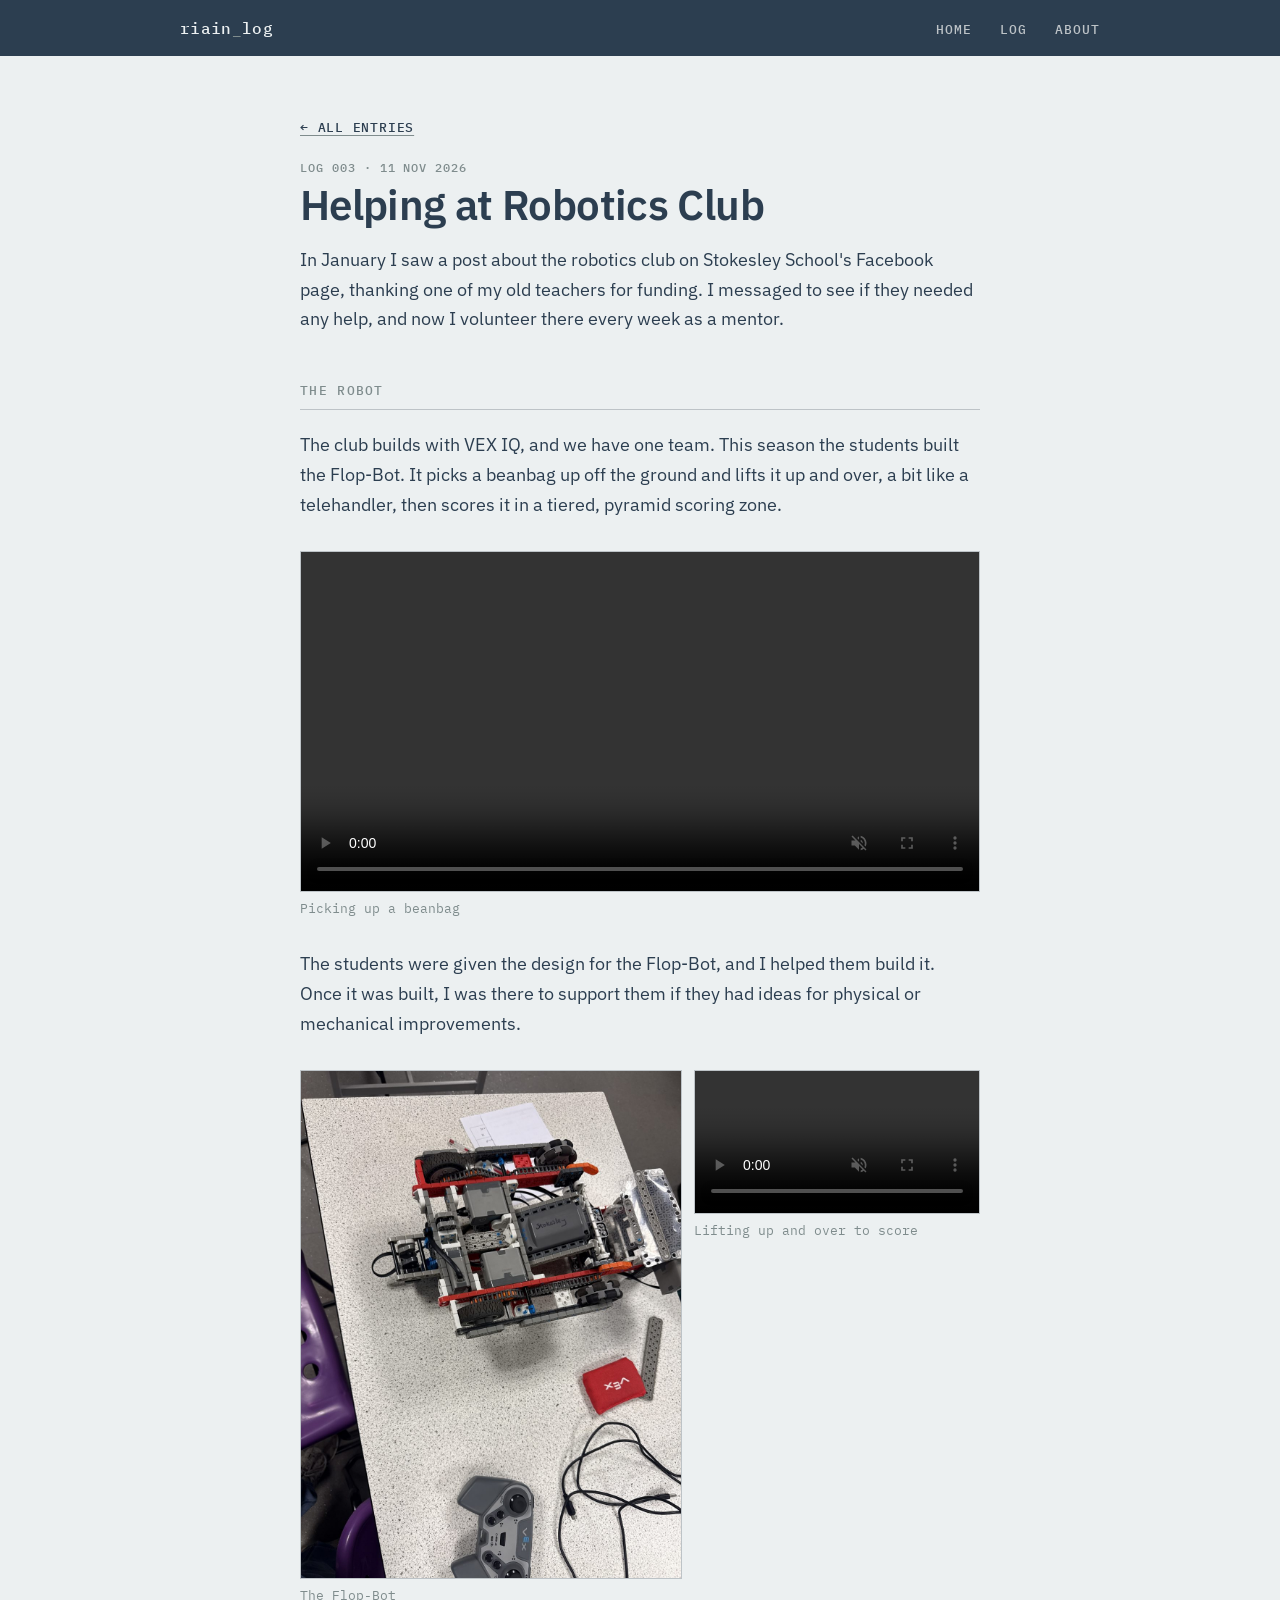
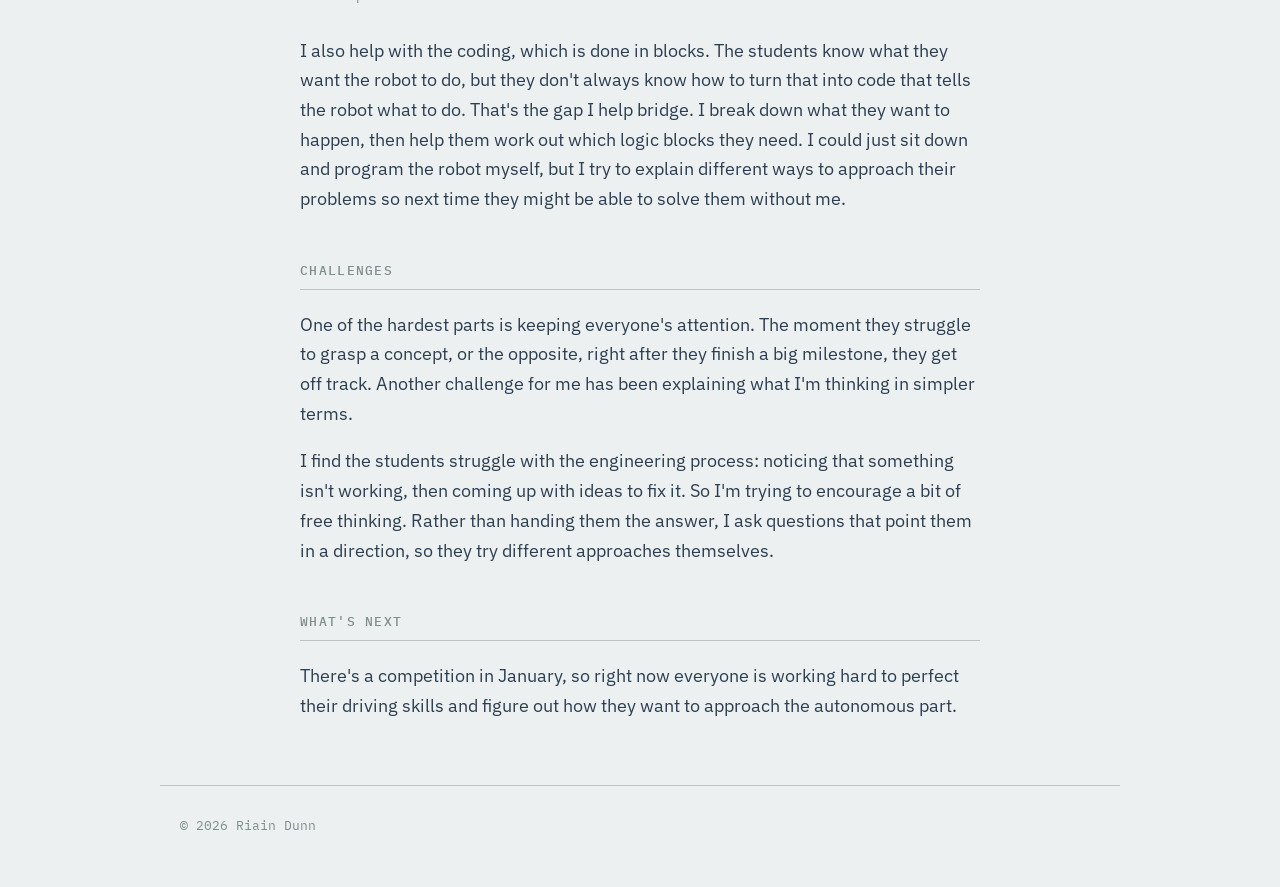
<file: log/robotics-club.html>
<!doctype html>
<html lang="en">
<head>
  <meta charset="utf-8">
  <meta name="viewport" content="width=device-width, initial-scale=1">
  <title>Helping at Robotics Club | Riain Dunn</title>
  <meta name="description" content="Volunteering at Stokesley School Robotics Club: helping students build the Flop-Bot and turn what they want it to do into code.">
  <link rel="preconnect" href="https://fonts.googleapis.com">
  <link rel="preconnect" href="https://fonts.gstatic.com" crossorigin>
  <link href="https://fonts.googleapis.com/css2?family=IBM+Plex+Mono:wght@400;500&family=IBM+Plex+Sans:wght@400;500;600&display=swap" rel="stylesheet">
  <link rel="stylesheet" href="../style.css">
</head>
<body>
  <header class="nav">
    <div class="wrap nav-inner">
      <a href="../index.html" class="logo">riain<span>_</span>log</a>
      <nav>
        <a href="../index.html">Home</a>
        <a href="../log.html">Log</a>
        <a href="../about.html">About</a>
      </nav>
    </div>
  </header>

  <main class="wrap post">
    <a class="back" href="../log.html">← All entries</a>
    <p class="when">Log 003 · 11 Nov 2026</p>
    <h1>Helping at Robotics Club</h1>

    <p>In January I saw a post about the robotics club on Stokesley School's Facebook page, thanking one of my old teachers for funding. I messaged to see if they needed any help, and now I volunteer there every week as a mentor.</p>

    <h2>The Robot</h2>
    <p>The club builds with VEX IQ, and we have one team. This season the students built the Flop-Bot. It picks a beanbag up off the ground and lifts it up and over, a bit like a telehandler, then scores it in a tiered, pyramid scoring zone.</p>
    <figure class="photo"><video src="img/robotics-pickup.mp4" width="1280" height="720" autoplay muted loop playsinline controls aria-label="The Flop-Bot driving up to a red beanbag and picking it up off the floor"></video><figcaption>Picking up a beanbag</figcaption></figure>
    <p>The students were given the design for the Flop-Bot, and I helped them build it. Once it was built, I was there to support them if they had ideas for physical or mechanical improvements.</p>
    <div class="media-pair">
      <figure class="photo" style="flex: 0.75"><img src="img/robotics-flopbot.jpg" width="1050" height="1400" alt="The finished Flop-Bot on a classroom table, seen from above, next to a VEX controller and a red beanbag"><figcaption>The Flop-Bot</figcaption></figure>
      <figure class="photo" style="flex: 0.5625"><video src="img/robotics-score.mp4" width="720" height="1280" autoplay muted loop playsinline controls aria-label="The Flop-Bot lifting a beanbag up and over into the scoring zone"></video><figcaption>Lifting up and over to score</figcaption></figure>
    </div>

    <p>I also help with the coding, which is done in blocks. The students know what they want the robot to do, but they don't always know how to turn that into code that tells the robot what to do. That's the gap I help bridge. I break down what they want to happen, then help them work out which logic blocks they need. I could just sit down and program the robot myself, but I try to explain different ways to approach their problems so next time they might be able to solve them without me.</p>

    <h2>Challenges</h2>
    <p>One of the hardest parts is keeping everyone's attention. The moment they struggle to grasp a concept, or the opposite, right after they finish a big milestone, they get off track. Another challenge for me has been explaining what I'm thinking in simpler terms.</p>

    <p>I find the students struggle with the engineering process: noticing that something isn't working, then coming up with ideas to fix it. So I'm trying to encourage a bit of free thinking. Rather than handing them the answer, I ask questions that point them in a direction, so they try different approaches themselves.</p>

    <h2>What's next</h2>
    <p>There's a competition in January, so right now everyone is working hard to perfect their driving skills and figure out how they want to approach the autonomous part.</p>
  </main>

  <footer class="wrap foot">
    <p>© 2026 Riain Dunn</p>
  </footer>
</body>
</html>
</file>
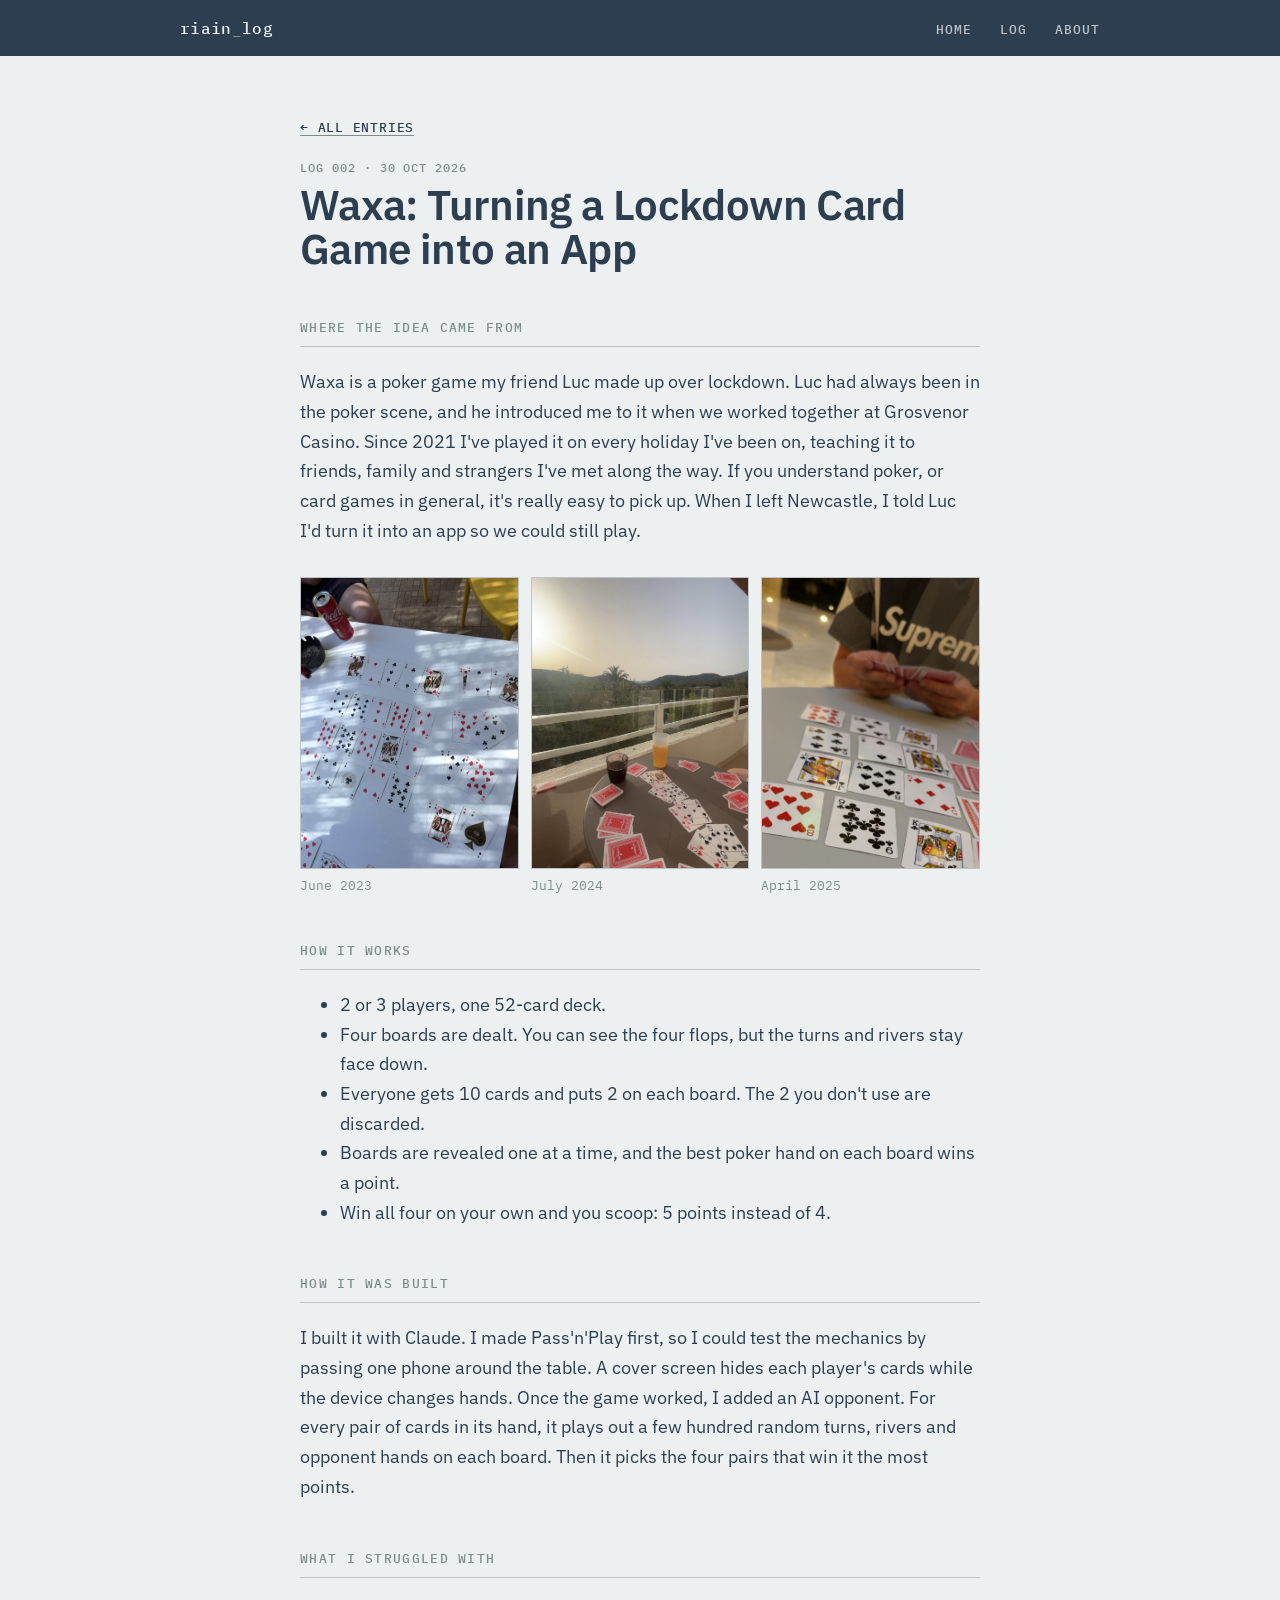
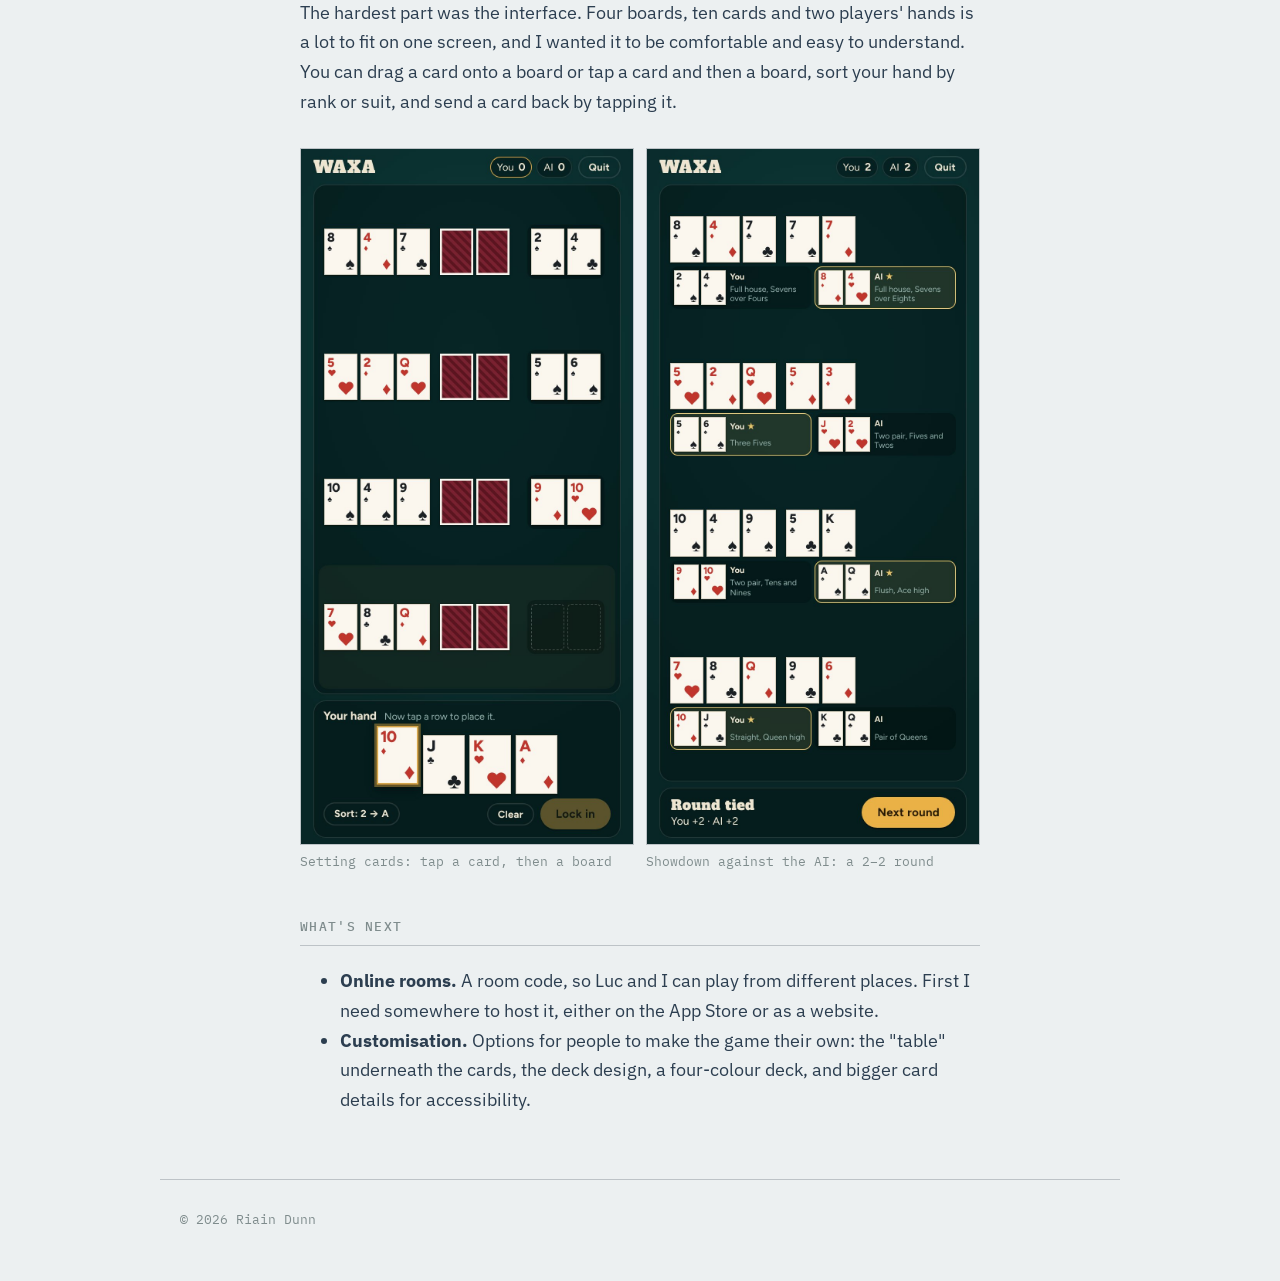
<file: log/waxa.html>
<!doctype html>
<html lang="en">
<head>
  <meta charset="utf-8">
  <meta name="viewport" content="width=device-width, initial-scale=1">
  <title>Waxa: Turning a Lockdown Card Game into an App | Riain Dunn</title>
  <meta name="description" content="A four-board poker game my friend Luc made up over lockdown, rebuilt as an app with Pass'n'Play and an AI opponent.">
  <link rel="preconnect" href="https://fonts.googleapis.com">
  <link rel="preconnect" href="https://fonts.gstatic.com" crossorigin>
  <link href="https://fonts.googleapis.com/css2?family=IBM+Plex+Mono:wght@400;500&family=IBM+Plex+Sans:wght@400;500;600&display=swap" rel="stylesheet">
  <link rel="stylesheet" href="../style.css">
</head>
<body>
  <header class="nav">
    <div class="wrap nav-inner">
      <a href="../index.html" class="logo">riain<span>_</span>log</a>
      <nav>
        <a href="../index.html">Home</a>
        <a href="../log.html">Log</a>
        <a href="../about.html">About</a>
      </nav>
    </div>
  </header>

  <main class="wrap post">
    <a class="back" href="../log.html">← All entries</a>
    <p class="when">Log 002 · 30 Oct 2026</p>
    <h1>Waxa: Turning a Lockdown Card Game into an App</h1>

    <h2>Where the idea came from</h2>
    <p>Waxa is a poker game my friend Luc made up over lockdown. Luc had always been in the poker scene, and he introduced me to it when we worked together at Grosvenor Casino. Since 2021 I've played it on every holiday I've been on, teaching it to friends, family and strangers I've met along the way. If you understand poker, or card games in general, it's really easy to pick up. When I left Newcastle, I told Luc I'd turn it into an app so we could still play.</p>
    <div class="photo-row">
      <figure class="photo"><img src="img/waxa-2023-06.jpg" width="1058" height="1400" alt="Four Waxa boards laid out on a white table in the sun"><figcaption>June 2023</figcaption></figure>
      <figure class="photo"><img src="img/waxa-2024-07.jpg" width="958" height="1400" alt="A game of Waxa on a hotel balcony at sunset"><figcaption>July 2024</figcaption></figure>
      <figure class="photo"><img src="img/waxa-2025-04.jpg" width="1242" height="1264" alt="Waxa boards on a round table with a player holding their hand"><figcaption>April 2025</figcaption></figure>
    </div>

    <h2>How it works</h2>
    <ul>
      <li>2 or 3 players, one 52-card deck.</li>
      <li>Four boards are dealt. You can see the four flops, but the turns and rivers stay face down.</li>
      <li>Everyone gets 10 cards and puts 2 on each board. The 2 you don't use are discarded.</li>
      <li>Boards are revealed one at a time, and the best poker hand on each board wins a point.</li>
      <li>Win all four on your own and you scoop: 5 points instead of 4.</li>
    </ul>

    <h2>How it was built</h2>
    <p>I built it with Claude. I made Pass'n'Play first, so I could test the mechanics by passing one phone around the table. A cover screen hides each player's cards while the device changes hands. Once the game worked, I added an AI opponent. For every pair of cards in its hand, it plays out a few hundred random turns, rivers and opponent hands on each board. Then it picks the four pairs that win it the most points.</p>

    <h2>What I struggled with</h2>
    <p>The hardest part was the interface. Four boards, ten cards and two players' hands is a lot to fit on one screen, and I wanted it to be comfortable and easy to understand. You can drag a card onto a board or tap a card and then a board, sort your hand by rank or suit, and send a card back by tapping it.</p>
    <div class="photo-row phones">
      <figure class="photo"><img src="img/waxa-play.jpg" width="860" height="1800" alt="The Waxa app mid-round: four boards with flops showing and the player's remaining cards below"><figcaption>Setting cards: tap a card, then a board</figcaption></figure>
      <figure class="photo"><img src="img/waxa-done.jpg" width="860" height="1800" alt="The Waxa app at showdown against the AI, with each board's winning hand marked"><figcaption>Showdown against the AI: a 2–2 round</figcaption></figure>
    </div>

    <h2>What's next</h2>
    <ul>
      <li><strong>Online rooms.</strong> A room code, so Luc and I can play from different places. First I need somewhere to host it, either on the App Store or as a website.</li>
      <li><strong>Customisation.</strong> Options for people to make the game their own: the "table" underneath the cards, the deck design, a four-colour deck, and bigger card details for accessibility.</li>
    </ul>
  </main>

  <footer class="wrap foot">
    <p>© 2026 Riain Dunn</p>
  </footer>
</body>
</html>
</file>
<file: style.css>
/* Palette: #2C3E50 #34495E #7F8C8D #BDC3C7 #ECF0F1 */
:root {
  --ink: #2C3E50;
  --ink-2: #34495E;
  --slate: #7F8C8D;
  --mist: #BDC3C7;
  --paper: #ECF0F1;

  --bg: var(--paper);
  --text: var(--ink);
  --text-2: var(--ink-2);
  --muted: var(--slate);
  --line: var(--mist);
  --band: var(--ink);
  --band-text: var(--paper);
  --code-bg: rgba(189, 195, 199, 0.45);
}
@media (prefers-color-scheme: dark) {
  :root {
    --bg: var(--ink);
    --text: var(--paper);
    --text-2: var(--mist);
    --muted: var(--mist);
    --line: var(--ink-2);
    --band: #24333f;
    --band-text: var(--paper);
    --code-bg: var(--ink-2);
  }
}

* { box-sizing: border-box; }
html { scroll-behavior: smooth; }
body {
  margin: 0;
  background: var(--bg);
  color: var(--text);
  font: 400 17px/1.65 "IBM Plex Sans", system-ui, sans-serif;
}
a { color: var(--text); text-decoration-color: var(--slate); text-underline-offset: 3px; }
a:hover { text-decoration-color: currentColor; }
.wrap { max-width: 960px; margin: 0 auto; padding: 0 20px; }

/* Header band */
.nav { background: var(--band); color: var(--band-text); }
.nav-inner { display: flex; align-items: center; justify-content: space-between; height: 56px; }
.logo { font: 500 16px "IBM Plex Mono", monospace; color: var(--band-text); text-decoration: none; white-space: nowrap; letter-spacing: 0.02em; }
.logo span { color: var(--slate); }
.nav nav a {
  color: var(--mist); text-decoration: none; margin-left: 24px;
  font: 500 13px "IBM Plex Mono", monospace; text-transform: uppercase; letter-spacing: 0.08em;
}
.nav nav a:hover { color: var(--paper); }

/* Type */
h1 { font-size: clamp(34px, 6vw, 52px); line-height: 1.05; margin: 8px 0 16px; font-weight: 600; letter-spacing: -0.015em; }
h2 {
  font: 500 13px "IBM Plex Mono", monospace; text-transform: uppercase; letter-spacing: 0.1em;
  color: var(--muted); margin: 0 0 20px; padding-bottom: 10px; border-bottom: 1px solid var(--line);
}
h3 { font-size: 21px; font-weight: 600; margin: 4px 0 10px; line-height: 1.3; }
h4 { margin: 0 0 4px; font-size: 16px; font-weight: 600; }
.lead { font-size: 19px; color: var(--text-2); max-width: 640px; margin: 0; }
.tag {
  font: 500 12px "IBM Plex Mono", monospace; color: var(--muted);
  text-transform: uppercase; letter-spacing: 0.08em;
}

/* Layout */
section.wrap { padding-top: 48px; padding-bottom: 8px; }
.log { max-width: 760px; }
section.log-head { padding-top: 64px; }
.log-head h1 { margin-bottom: 12px; }
.entries { padding-top: 40px !important; }

/* Cards read like datasheet entries: ruled, square, no shadows */
.card, .post-link {
  display: block; color: var(--text); text-decoration: none;
  border-top: 2px solid var(--text); padding: 18px 0 28px;
}
.card p, .post-link p { color: var(--text-2); font-size: 16px; }
.post-link { margin-bottom: 8px; }
.post-link:hover h3 { text-decoration: underline; text-underline-offset: 4px; text-decoration-color: var(--slate); }
.post-link .when, .post .when { font: 500 12px "IBM Plex Mono", monospace; color: var(--muted); text-transform: uppercase; letter-spacing: 0.08em; margin: 0; }
.post-link p:last-child { margin: 0; }
.post-link.pending { opacity: 0.6; border-top-style: dashed; }

/* Numbered project index */
.project-list { counter-reset: proj; display: grid; gap: 8px; }
.project-list .card { counter-increment: proj; position: relative; padding-left: 64px; }
.project-list .card::before {
  content: counter(proj, decimal-leading-zero);
  position: absolute; left: 0; top: 18px;
  font: 500 28px/1 "IBM Plex Mono", monospace; color: var(--mist);
}
@media (prefers-color-scheme: dark) { .project-list .card::before { color: var(--slate); } }

/* Tech list: plain mono with slashes, not pills */
.stack { display: flex; flex-wrap: wrap; margin: 14px 0 0; font: 500 12px "IBM Plex Mono", monospace; color: var(--muted); text-transform: uppercase; letter-spacing: 0.06em; }
.stack span + span::before { content: "/"; margin: 0 8px; color: var(--line); }
.card .more { display: inline-block; margin-top: 14px; font: 500 13px "IBM Plex Mono", monospace; text-transform: uppercase; letter-spacing: 0.06em; }
.more-line { color: var(--muted); margin-top: 20px; }

/* About */
.skills { display: grid; grid-template-columns: repeat(auto-fit, minmax(200px, 1fr)); gap: 24px; }
.skills p { color: var(--text-2); margin: 0; font-size: 16px; }
.timeline { list-style: none; padding: 0; margin: 0; }
.timeline li { display: grid; gap: 2px; padding: 14px 0; border-bottom: 1px solid var(--line); }
.timeline .when { font: 500 12px "IBM Plex Mono", monospace; color: var(--muted); text-transform: uppercase; letter-spacing: 0.06em; margin: 0 0 4px; }
.timeline p { margin: 0; color: var(--text-2); font-size: 16px; }
.contact p { color: var(--text-2); max-width: 640px; }
.cta { display: flex; gap: 12px; flex-wrap: wrap; margin-top: 24px; }
.btn {
  display: inline-block; padding: 10px 18px; border: 1.5px solid var(--text);
  color: var(--text); text-decoration: none; font: 500 13px "IBM Plex Mono", monospace; letter-spacing: 0.04em;
}
.btn.primary { background: var(--text); color: var(--bg); }
.btn:hover { background: var(--ink-2); border-color: var(--ink-2); color: var(--paper); }

/* Log entry */
.post { max-width: 720px; padding-top: 56px; }
.post h1 { font-size: clamp(30px, 5vw, 42px); }
.post h2 { margin-top: 48px; }
.post p, .post li { font-size: 18px; }
.post code { font: 500 0.86em "IBM Plex Mono", monospace; background: var(--code-bg); padding: 1px 5px; }
.back { display: inline-block; margin-bottom: 24px; font: 500 13px "IBM Plex Mono", monospace; text-transform: uppercase; letter-spacing: 0.06em; }
.photo { margin: 32px 0; }
.photo img, .photo video { width: 100%; height: auto; display: block; border: 1px solid var(--line); }
.photo figcaption { font: 400 13px "IBM Plex Mono", monospace; color: var(--muted); margin-top: 8px; }
.table-wrap { overflow-x: auto; margin: 16px 0 24px; }
.post table { border-collapse: collapse; width: 100%; font-size: 16px; }
.post th, .post td { text-align: left; vertical-align: top; padding: 12px 12px 12px 0; border-bottom: 1px solid var(--line); }
.post th { font: 500 12px "IBM Plex Mono", monospace; text-transform: uppercase; letter-spacing: 0.08em; color: var(--muted); border-bottom: 2px solid var(--text); }
.post td:first-child { font-weight: 600; width: 34%; }
.ok, .no { font: 500 12px "IBM Plex Mono", monospace; text-transform: uppercase; letter-spacing: 0.06em; margin-right: 8px; }
.ok::before { content: "■ "; }
.no { color: var(--muted); }
.no::before { content: "□ "; }

.foot { color: var(--muted); font: 400 13px "IBM Plex Mono", monospace; margin-top: 64px; padding-top: 18px; padding-bottom: 40px; border-top: 1px solid var(--line); }

@media (max-width: 560px) {
  .wrap { padding-left: 16px; padding-right: 16px; }
  .nav nav a { margin-left: 14px; font-size: 12px; }
  .project-list .card { padding-left: 48px; }
  .project-list .card::before { font-size: 22px; }
  .post td:first-child { width: 40%; }
}
.card .stack, .post-link .stack { color: var(--muted); font-size: 12px; }

/* Photo carousel: one frame, auto-rotates */
.carousel { max-width: 300px; }
.track { position: relative; aspect-ratio: 3 / 4; border: 1px solid var(--line); background: var(--band); }
.slide { position: absolute; inset: 0; margin: 0; opacity: 0; transition: opacity 0.6s ease; pointer-events: none; }
.slide.active { opacity: 1; pointer-events: auto; }
.slide img { display: block; width: 100%; height: 100%; object-fit: cover; }
.slide figcaption {
  position: absolute; left: 0; right: 0; bottom: 0; padding: 8px 10px;
  background: rgba(44, 62, 80, 0.85); color: var(--paper);
  font: 500 12px "IBM Plex Mono", monospace; letter-spacing: 0.04em;
}
.carousel-nav { display: flex; gap: 8px; margin-top: 12px; }
.carousel-nav .btn { cursor: pointer; background: none; font-size: 16px; padding: 6px 16px; }

/* Side-by-side photos in a log entry */
.photo-row { display: grid; grid-template-columns: repeat(auto-fit, minmax(180px, 1fr)); gap: 12px; margin: 32px 0; }
.photo-row .photo { margin: 0; }
.photo-row .photo img { aspect-ratio: 3 / 4; object-fit: cover; }
.photo-row.phones .photo img { aspect-ratio: auto; }

/* Two portrait items side by side at equal height (flex = width/height ratio) */
.media-pair { display: flex; gap: 12px; margin: 32px 0; align-items: flex-start; }
.media-pair .photo { margin: 0; min-width: 0; }
@media (max-width: 600px) { .media-pair { flex-direction: column; } .media-pair .photo { flex: none !important; width: 100%; } }

/* "Live in the lab" banner on the home page */
.live-lab { margin-top: 40px; padding: 20px 24px; background: var(--band); color: var(--band-text); border-left: 4px solid var(--mist); }
.live-lab h2 { margin: 4px 0 2px; font-size: 26px; color: var(--band-text); border: 0; padding: 0; text-transform: none; letter-spacing: 0; font-family: "IBM Plex Sans", system-ui, sans-serif; font-weight: 600; }
.live-label, .live-status { margin: 0; font: 500 12px "IBM Plex Mono", monospace; text-transform: uppercase; letter-spacing: 0.08em; color: var(--mist); }
.live-dot { display: inline-block; width: 8px; height: 8px; border-radius: 50%; background: var(--paper); margin-right: 8px; vertical-align: 1px; animation: live-pulse 1.6s ease-in-out infinite; }
@keyframes live-pulse { 50% { opacity: 0.25; } }
@media (prefers-reduced-motion: reduce) { .live-dot { animation: none; } }
.live-lab + .log-head { padding-top: 40px; }

/* Home: collage of project images with caption plates */
.collage { position: relative; margin-top: 40px; padding-top: 56px; border-top: 2px solid var(--ink); }
@media (prefers-color-scheme: dark) { .collage { border-top-color: var(--mist); } }
.c-item { position: relative; margin: 0 0 96px; width: 66%; }
.c-item:nth-child(even) { margin-left: auto; }
.c-item.c-big { width: 78%; }
.c-item.c-small { width: 52%; margin-left: 10%; }
.c-item + .c-item { margin-top: -40px; }
.c-img { position: relative; z-index: 1; display: block; background: var(--paper); padding: 10px; border: 1px solid var(--line); box-shadow: 0 18px 40px -22px rgba(44, 62, 80, 0.55); transition: transform .25s ease, box-shadow .25s ease; }
.c-img img { display: block; width: 100%; height: auto; }
a.c-img:hover { transform: translateY(-4px) rotate(0deg) !important; box-shadow: 0 26px 50px -22px rgba(44, 62, 80, 0.7); }
.c-item:nth-child(1) .c-img { transform: rotate(-1.2deg); }
.c-item:nth-child(2) .c-img { transform: rotate(1.4deg); }
.c-item:nth-child(3) .c-img { transform: rotate(-0.8deg); }
.c-item:nth-child(4) .c-img { transform: rotate(0.9deg); }
.c-item:nth-child(5) .c-img { transform: rotate(-1.5deg); }
.c-plate { position: absolute; z-index: 2; bottom: -36px; max-width: 340px; background: var(--band); color: var(--band-text); padding: 16px 20px 18px; border-left: 4px solid var(--mist); }
.c-item:nth-child(odd) .c-plate { right: -14%; }
.c-item:nth-child(even) .c-plate { left: -14%; border-left: 0; border-right: 4px solid var(--mist); }
.c-plate.c-wide { max-width: 420px; }
.c-item.c-small .c-plate { right: -62%; bottom: 28px; }
.c-nav { display: none; }
.c-label { margin: 0; font: 500 11px "IBM Plex Mono", monospace; letter-spacing: 0.1em; text-transform: uppercase; color: var(--mist); }
.c-plate h3 { margin: 6px 0 0; font-size: 20px; line-height: 1.3; color: var(--band-text); }
.c-plate h3 a { color: inherit; text-decoration: none; }
.c-plate h3 a::after { content: " \2192"; display: inline-block; transition: transform .2s ease; }
.c-plate h3 a:hover { text-decoration: underline; text-underline-offset: 4px; }
.c-plate h3 a:hover::after { transform: translateX(4px); }
.c-plate p { margin: 10px 0 0; font-size: 15px; line-height: 1.55; color: var(--mist); }
.c-plate .stack { margin-top: 12px; font-size: 11px; color: var(--mist); }
.c-plate .stack span + span::before { color: var(--slate); }
.c-plate .credit { font: 400 11px "IBM Plex Mono", monospace; color: var(--slate); margin-top: 8px; }
@media (max-width: 760px) {
  .collage { padding-top: 28px; }
  .c-track { display: flex; gap: 14px; overflow-x: auto; scroll-snap-type: x mandatory; scroll-behavior: smooth; margin: 0 -16px; padding: 6px 16px 18px; scrollbar-width: none; align-items: flex-start; }
  .c-track::-webkit-scrollbar { display: none; }
  .c-item, .c-item.c-big, .c-item.c-small { flex: 0 0 84%; width: auto; margin: 0 !important; scroll-snap-align: center; display: flex; flex-direction: column; }
  .c-item .c-img { transform: none !important; padding: 6px; }
  .c-img img { aspect-ratio: 4 / 3; object-fit: cover; }
  .c-plate, .c-plate.c-wide, .c-item.c-small .c-plate { position: relative; bottom: auto; left: auto !important; right: auto !important; max-width: none; margin: -18px 10px 0; border-left: 4px solid var(--mist) !important; border-right: 0 !important; }
  .c-plate p:not([class]) { display: -webkit-box; -webkit-line-clamp: 3; -webkit-box-orient: vertical; overflow: hidden; }
  .c-nav { display: flex; align-items: center; margin-top: 8px; }
  .c-dots { display: flex; gap: 6px; margin-left: auto; }
  .c-dots span { width: 7px; height: 7px; background: var(--line); transition: background .2s; }
  .c-dots span.on { background: var(--text); }
}
@keyframes c-fade { from { opacity: 0; } to { opacity: 1; } }
</file>
